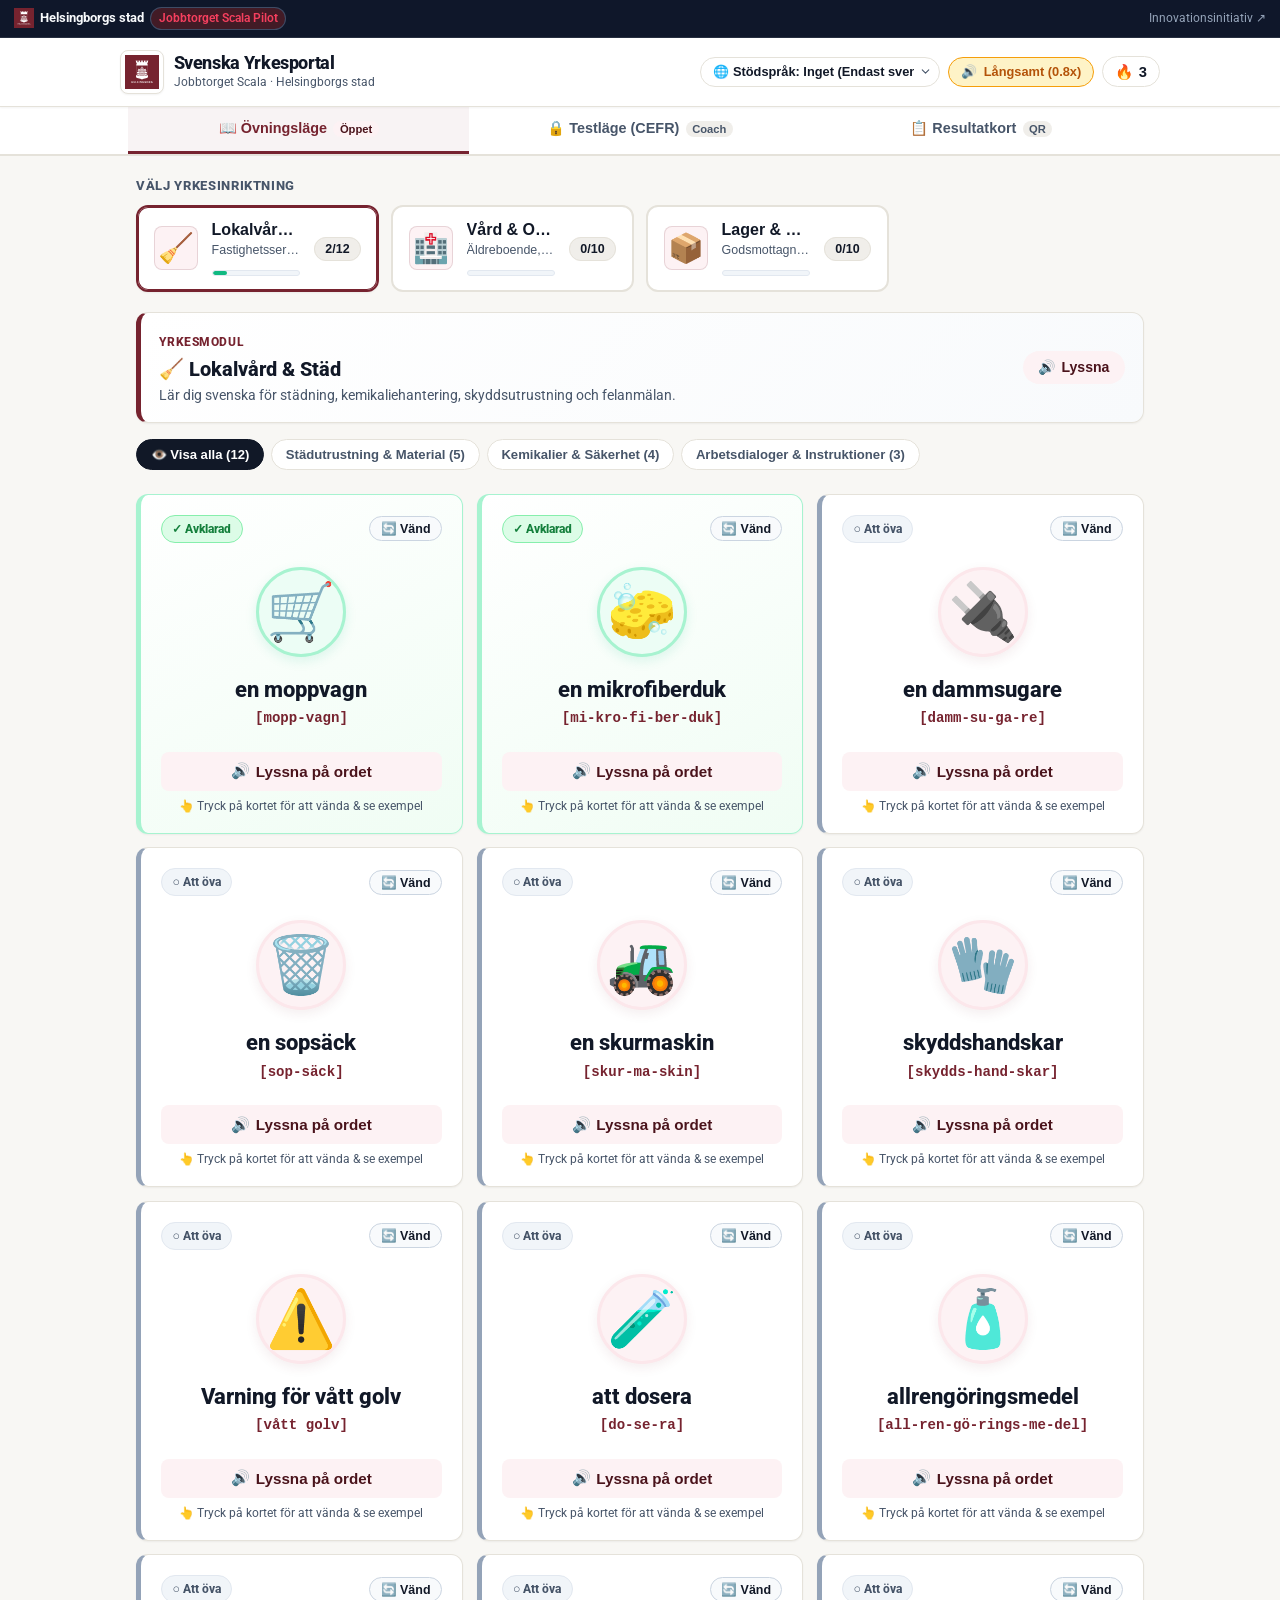
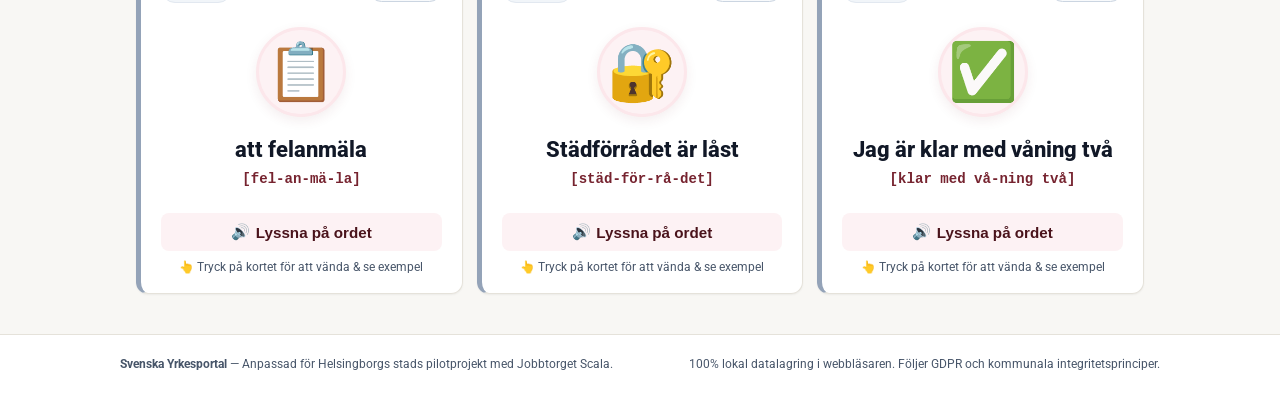
<file: index.html>
<!DOCTYPE html>
<html lang="sv">
<head>
  <meta charset="UTF-8">
  <meta name="viewport" content="width=device-width, initial-scale=1.0, maximum-scale=5.0, user-scalable=yes">
  <title>Svenska Yrkesportal — Jobbtorget Scala Pilot | Helsingborgs stad</title>
  
  <meta name="description" content="Ljudfokuserad, yrkesinriktad och CEFR-kalibrerad språkutveckling för Jobbtorget Scala, Helsingborgs stad.">
  <meta name="theme-color" content="#76232f">
  
  <!-- Favicon and Icons -->
  <link rel="icon" type="image/png" sizes="192x192" href="icons/icon-192.png">
  <link rel="apple-touch-icon" href="icons/icon-180.png">
  <link rel="manifest" href="manifest.webmanifest">
  
    <!-- Helsingborgs stad Officiell Digital Typografi (Roboto & Helsingborg Sans) -->
  <link rel="preconnect" href="https://fonts.googleapis.com">
  <link rel="preconnect" href="https://fonts.gstatic.com" crossorigin>
  <link href="https://fonts.googleapis.com/css2?family=Roboto:wght@400;500;700;800;900&display=swap" rel="stylesheet">
  
  <link rel="stylesheet" href="style.css">
</head>
<body>

  <!-- Top Municipal Context Banner -->
  <header class="municipal-banner" role="banner">
    <div class="banner-left">
      <img src="assets/helsingborg_logo.svg" alt="Helsingborgs stad vapen" class="banner-crest-logo" width="22" height="22">
      <span><strong>Helsingborgs stad</strong></span>
      <span class="banner-pill">Jobbtorget Scala Pilot</span>
    </div>
    <div class="banner-right">
      <a href="https://innovation.helsingborg.se/initiativ/utbildningsplattform-for-arbetsinriktad-sprakutveckling/" target="_blank" rel="noopener noreferrer">
        Innovationsinitiativ ↗
      </a>
    </div>
  </header>

  <!-- Streak Encouragement Modal -->
  <div id="streak-modal" class="streak-modal hidden" role="dialog" aria-modal="true" aria-labelledby="streak-modal-title">
    <div class="streak-modal-backdrop" id="streak-backdrop"></div>
    <div class="streak-modal-card">
      <div class="streak-modal-top">
        <div class="streak-flame-circle">🔥</div>
        <button type="button" class="streak-modal-close" id="streak-close-btn" aria-label="Stäng">✕</button>
      </div>
      <h3 id="streak-modal-title" class="streak-modal-title">3 dagars träningsstreak!</h3>
      <p class="streak-modal-desc">
        Du har övat svenska <strong>3 dagar i rad</strong>.<br>
        Totalt <strong><span id="streak-words-count">2</span> yrkesord</strong> avklarade hittills!
      </p>
      <div class="streak-quote-box">
        💡 <em>"Kontinuitet är nyckeln till att nå CEFR A2-nivå och få jobb i Helsingborg."</em>
      </div>
      <button type="button" class="action-btn btn-primary streak-modal-ok-btn" id="streak-ok-btn">
        Fortsätt öva 👍
      </button>
    </div>
  </div>


  <!-- Application Main Header -->
  <header class="app-header">
    <div class="header-container">
      <div class="brand-area">
        <div class="brand-logo-frame" title="Helsingborgs stad officiella logotyp">
          <img src="assets/helsingborg_logo.svg" alt="Helsingborgs stad" class="brand-official-logo" width="40" height="40">
        </div>
        <div class="brand-titles">
          <h1>Svenska Yrkesportal</h1>
          <p class="brand-tagline">Jobbtorget Scala · Helsingborgs stad</p>
        </div>
      </div>

      <div class="header-controls">
        <!-- Native Language Support Selector -->
        <div class="lang-support-wrapper">
          <select id="support-lang-select" class="control-btn lang-select-btn" title="Välj stödspråk för ordförråd">
            <option value="none">🌐 Stödspråk: Inget (Endast svenska)</option>
            <option value="ar">🇸🇦 Arabiska (العربية)</option>
            <option value="so">🇸🇴 Somaliska (Af-Soomaali)</option>
            <option value="ti">🇪🇷 Tigrinja (ትግርኛ)</option>
            <option value="uk">🇺🇦 Ukrainska (Українська)</option>
            <option value="en">🇬🇧 Engelska (English)</option>
          </select>
        </div>

        <!-- Audio Speed Controller -->
        <button id="speed-btn" class="control-btn speed-toggle-btn is-slow" title="Ändra ljudhastighet">
          <span>🔊</span>
          <span id="speed-label">Långsamt (0.8x)</span>
        </button>

        <!-- Streak Tracker Button -->
        <button type="button" class="streak-pill" id="streak-pill-btn" aria-label="Visa träningsstreak" title="Klicka för att se din träningsstreak">
          <span>🔥</span>
          <span id="streak-count">3</span>
        </button>
      </div>
    </div>
  </header>

  <!-- Streak Encouragement Modal -->
  <div id="streak-modal" class="streak-modal hidden" role="dialog" aria-modal="true" aria-labelledby="streak-modal-title">
    <div class="streak-modal-backdrop" id="streak-backdrop"></div>
    <div class="streak-modal-card">
      <div class="streak-modal-top">
        <div class="streak-flame-circle">🔥</div>
        <button type="button" class="streak-modal-close" id="streak-close-btn" aria-label="Stäng">✕</button>
      </div>
      <h3 id="streak-modal-title" class="streak-modal-title">3 dagars träningsstreak!</h3>
      <p class="streak-modal-desc">
        Du har övat svenska <strong>3 dagar i rad</strong>.<br>
        Totalt <strong><span id="streak-words-count">2</span> yrkesord</strong> avklarade hittills!
      </p>
      <div class="streak-quote-box">
        💡 <em>"Kontinuitet är nyckeln till att nå CEFR A2-nivå och få jobb i Helsingborg."</em>
      </div>
      <button type="button" class="action-btn btn-primary streak-modal-ok-btn" id="streak-ok-btn">
        Fortsätt öva 👍
      </button>
    </div>
  </div>


  <!-- Main Navigation Tabs -->
  <nav class="main-nav-bar" aria-label="Huvudmeny">
    <div class="nav-tabs-wrapper" role="tablist">
      <button class="nav-tab active" role="tab" aria-selected="true" data-target="practice" id="tab-btn-practice">
        <span>📖 Övningsläge</span>
        <span class="nav-tab-badge">Öppet</span>
      </button>
      <button class="nav-tab" role="tab" aria-selected="false" data-target="test" id="tab-btn-test">
        <span>🔒 Testläge (CEFR)</span>
        <span class="nav-tab-badge">Coach</span>
      </button>
      <button class="nav-tab" role="tab" aria-selected="false" data-target="coach" id="tab-btn-coach">
        <span>📋 Resultatkort</span>
        <span class="nav-tab-badge">QR</span>
      </button>
    </div>
  </nav>

  <!-- Main View Container -->
  <main class="main-layout" id="main-content">

    <!-- 1. PRACTICE MODE VIEW -->
    <section id="tab-practice" class="tab-view" role="tabpanel" aria-labelledby="tab-btn-practice">
      
      <!-- Track Selector Grid -->
      <div class="track-selector-section">
        <h2 class="section-label">Välj yrkesinriktning</h2>
        <div class="track-grid" id="track-selector">
          <!-- Rendered via JavaScript -->
        </div>
      </div>

      <!-- Vocational Flashcards and Content -->
      <div id="vocational-container">
        <!-- Rendered via JavaScript -->
      </div>
    </section>

    <!-- 2. TEST MODE VIEW (COACH GATED) -->
    <section id="tab-test" class="tab-view hidden" role="tabpanel" aria-labelledby="tab-btn-test">
      <div class="test-container">

        <!-- Locked Screen (PIN Entry) -->
        <div id="test-locked-view" class="coach-locked-card">
          <div class="locked-icon-shield">🔒</div>
          <h2>Testläge: CEFR-diagnos</h2>
          <p class="locked-description">
            Detta prov är kalibrerat mot CEFR-skalan (A1.1 till A2.2) och används av språkcoacher på Jobbtorget Scala för att mäta stegförflyttning och säkerställa att deltagaren förstår arbetsinstruktioner.
          </p>

          <div class="pin-entry-box">
            <label for="coach-pin-input" class="pin-label">Ange språkcoachens 6-siffriga kod:</label>
            <div class="pin-input-group">
              <input type="text" id="coach-pin-input" class="pin-input" placeholder="SCALA10" maxlength="8" autocomplete="off" autocorrect="off">
              <button id="pin-submit-btn" class="pin-submit-btn">Lås upp</button>
            </div>
            <p id="pin-error" class="pin-error-msg"></p>
          </div>

          <div class="demo-coach-helper">
            💡 <strong>För språkcoacher:</strong> Provkoden för piloten är <button type="button" class="quick-pin-fill">SCALA10</button>.
          </div>
        </div>

        <!-- Active Question Screen -->
        <div id="test-active-view" class="hidden">
          <!-- Rendered dynamically by JavaScript -->
        </div>

      </div>
    </section>

    <!-- 3. COACH RESULT CARD & QR CODE VIEW -->
    <section id="tab-coach" class="tab-view hidden" role="tabpanel" aria-labelledby="tab-btn-coach">
      <div class="coach-section-wrap">
        
        <div id="coach-card-container">
          <!-- Rendered dynamically by JavaScript -->
        </div>

        <!-- Option A: Coach Gate (Locked State) -->
        <div id="coach-locked-gate" class="coach-locked-gate">
          <div class="coach-gate-card">
            <div class="coach-gate-header">
              <span class="gate-icon">🔒</span>
              <div class="gate-text-col">
                <h3 class="gate-title">Språkcoach-behörighet (Scala)</h3>
                <p class="gate-subtitle">Lås upp för att kopiera bedömningsunderlag till Scala journalsystem samt anpassa CEFR-gränser.</p>
              </div>
            </div>
            <div class="coach-gate-input-row">
              <input type="password" id="coach-gate-pin-input" class="pin-input" placeholder="SCALA10" maxlength="10" autocomplete="off">
              <button type="button" id="coach-gate-unlock-btn" class="action-btn btn-primary pin-submit-btn">
                Lås upp coach-läge
              </button>
            </div>
            <p id="coach-gate-error" class="pin-error-msg hidden"></p>
            <p class="coach-gate-hint">💡 <strong>För språkcoacher:</strong> Ange provkod <button type="button" class="quick-coach-fill">SCALA10</button> för behörighet.</p>
          </div>
        </div>

        <!-- Option A: Coach Tools (Unlocked State) -->
        <div id="coach-unlocked-tools" class="coach-unlocked-tools hidden">
          <div class="coach-unlocked-badge-bar">
            <span class="coach-status-pill">✅ Inloggad som Språkcoach / Handläggare</span>
            <button type="button" id="coach-lock-btn" class="lock-test-pill-btn">🔒 Lås coach-verktyg</button>
          </div>

          <div class="coach-actions-bar">
            <button id="copy-journal-btn" class="action-btn btn-primary">
              📋 Kopiera till journalsystem (Scala)
            </button>
            <button id="reset-data-btn" class="action-btn btn-secondary">
              🔄 Återställ prov & börja om
            </button>
          </div>

          <p id="copy-feedback" class="feedback-msg hidden"></p>

          <!-- Coach Settings Panel (Adjust CEFR Cutoffs & PIN) -->
          <div class="coach-settings-panel">
            <button type="button" class="coach-settings-toggle" id="coach-settings-toggle" aria-expanded="false">
              <span>⚙️ Språkcoach-inställningar: Anpassa CEFR-gränser & PIN</span>
              <span id="settings-toggle-icon">▼</span>
            </button>
            
            <div class="coach-settings-body hidden" id="coach-settings-body">
              <p class="settings-intro">
                Här kan språkcoacher på Jobbtorget Scala anpassa tröskelvärdena (%) för CEFR-nivåerna samt ändra provkoden efter verksamhetens krav.
              </p>

              <div class="settings-form-grid">
                <div class="setting-item">
                  <label for="cutoff-a22"><strong>Nivå A2.2 (Säker yrkeskommunikation):</strong></label>
                  <div class="setting-input-wrap">
                    <input type="number" id="cutoff-a22" min="50" max="100" value="85">
                    <span class="unit-tag">% eller högre</span>
                  </div>
                </div>

                <div class="setting-item">
                  <label for="cutoff-a21"><strong>Nivå A2.1 (Självständig yrkesvardag):</strong></label>
                  <div class="setting-input-wrap">
                    <input type="number" id="cutoff-a21" min="30" max="90" value="65">
                    <span class="unit-tag">% eller högre</span>
                  </div>
                </div>

                <div class="setting-item">
                  <label for="cutoff-a12"><strong>Nivå A1.2 (Grundläggande arbetsförståelse):</strong></label>
                  <div class="setting-input-wrap">
                    <input type="number" id="cutoff-a12" min="20" max="70" value="40">
                    <span class="unit-tag">% eller högre</span>
                  </div>
                  <p class="setting-subnote">(Resultat under denna gräns klassas som A1.1 Nybörjarnivå)</p>
                </div>

                <div class="setting-item">
                  <label for="coach-custom-pin"><strong>Aktiv provkod för deltagare:</strong></label>
                  <div class="setting-input-wrap">
                    <input type="text" id="coach-custom-pin" maxlength="10" value="SCALA10" class="pin-edit-input">
                  </div>
                </div>
              </div>

              <div class="settings-actions">
                <button type="button" class="action-btn btn-primary" id="save-settings-btn">
                  💾 Spara coach-inställningar
                </button>
                <button type="button" class="action-btn btn-secondary" id="reset-defaults-btn">
                  ↺ Återställ till standard (Skolverket/CEFR)
                </button>
              </div>
              <p id="settings-saved-feedback" class="feedback-msg hidden"></p>
            </div>
          </div>
        </div>
      </div>
    </section>

  </main>

  <!-- Application Footer -->
  <footer class="app-footer">
    <div class="footer-content">
      <div>
        <strong>Svenska Yrkesportal</strong> — Anpassad för Helsingborgs stads pilotprojekt med Jobbtorget Scala.
      </div>
      <div>
        100% lokal datalagring i webbläsaren. Följer GDPR och kommunala integritetsprinciper.
      </div>
    </div>
  </footer>

  <!-- Scripts -->
  <script src="js/qrcode.min.js"></script>
  <script src="js/data-vocational.js"></script>
  <script src="js/data-test.js"></script>
  <script src="js/audio.js"></script>
  <script src="js/app.js"></script>

</body>
</html>
</file>
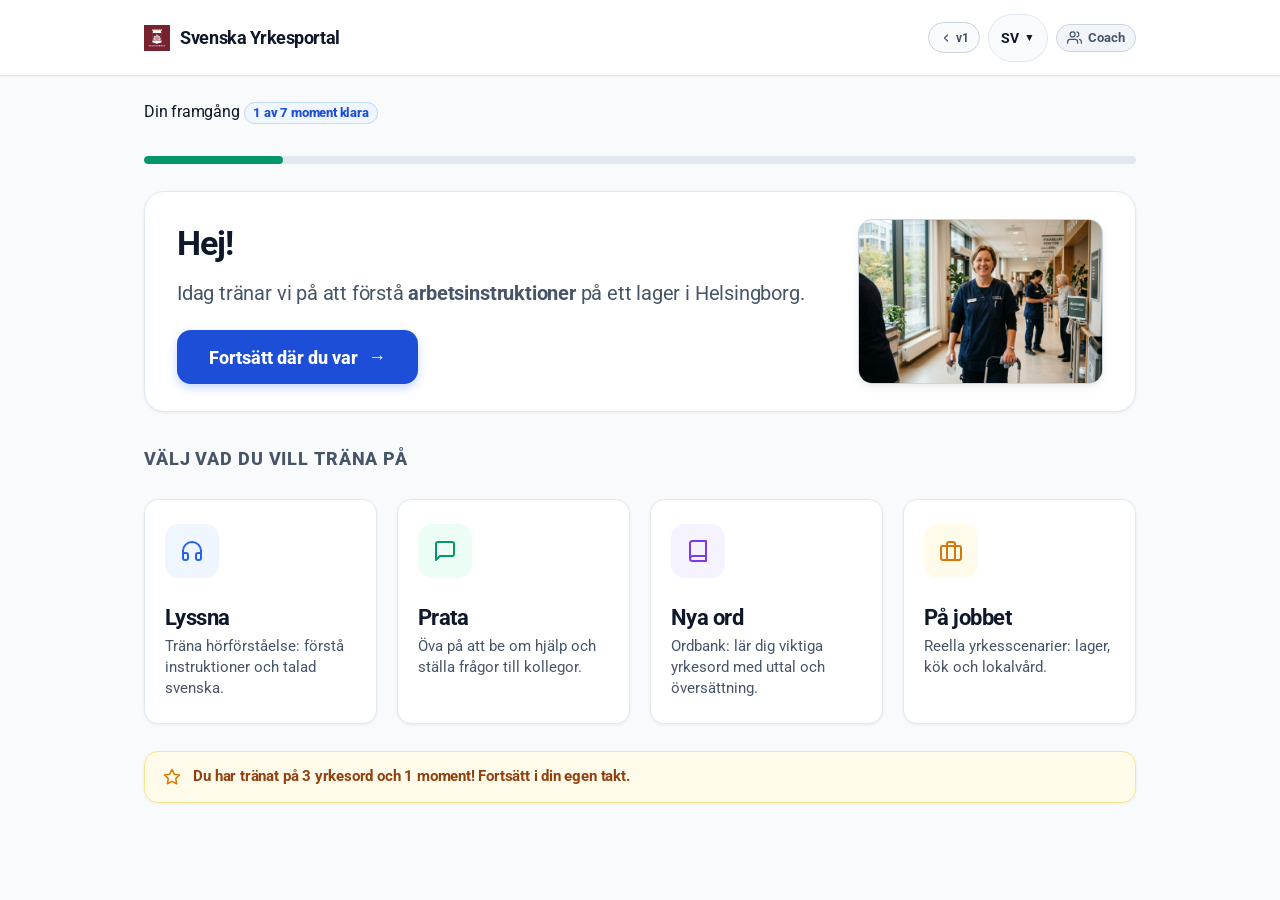
<file: v2/index.html>
<!DOCTYPE html>
<html lang="sv">
<head>
  <meta charset="UTF-8">
  <meta name="viewport" content="width=device-width, initial-scale=1.0, maximum-scale=5.0">
  <title>Svenska Yrkesportal — Jobbtorget Scala Pilot</title>
  
  <meta name="description" content="Arbetsinriktad språkutveckling för Jobbtorget Scala, Helsingborgs stad. Ljudfokuserad, tillgänglig och evidensbaserad.">
  <meta name="theme-color" content="#1d4ed8">
  
  <!-- Helsingborgs stad Typografi (Roboto & Helsingborg Sans) -->
    <!-- Helsingborgs stad Officiell Digital Typografi (Roboto & Helsingborg Sans) -->
  <link rel="preconnect" href="https://fonts.googleapis.com">
  <link rel="preconnect" href="https://fonts.gstatic.com" crossorigin>
  <link href="https://fonts.googleapis.com/css2?family=Roboto:wght@400;500;700;800;900&display=swap" rel="stylesheet">
  
  <link rel="stylesheet" href="css/style.css?v=2.7">
</head>
<body>

  <!-- Top Application Header -->
  <header class="app-header" role="banner">
    <div class="header-inner">
      <a href="#" class="brand-wrapper" id="brand-home-link" aria-label="Svenska Yrkesportal Hem">
        <img src="assets/helsingborg_logo.svg" alt="Helsingborgs stad vapen" class="brand-crest" width="26" height="26">
        <span class="brand-title">Svenska Yrkesportal</span>
      </a>

      <div class="header-right-controls">
        <a href="../" class="v1-back-btn" title="Tillbaka till tidigare v1-versionen">
          <svg class="m-icon" width="12" height="12" viewBox="0 0 24 24" fill="none" stroke="currentColor" stroke-width="2.5" stroke-linecap="round" stroke-linejoin="round" aria-hidden="true"><polyline points="15 18 9 12 15 6"></polyline></svg>
          <span class="v1-label">v1</span>
        </a>
        <!-- Native Language Support Dropdown -->
        <div class="lang-selector-box">
          <button type="button" class="lang-dropdown-btn" id="lang-dropdown-btn" aria-haspopup="true" aria-expanded="false" title="Välj stödspråk">
            <span id="active-lang-label">SV</span>
            <span style="font-size: 0.65rem;">▼</span>
          </button>
          
          <div class="lang-menu hidden" id="lang-menu" role="menu">
            <button type="button" class="lang-item-btn active" data-lang="none" role="menuitem">Endast svenska</button>
            <button type="button" class="lang-item-btn" data-lang="ar" role="menuitem">العربية (Arabiska)</button>
            <button type="button" class="lang-item-btn" data-lang="so" role="menuitem">Soomaali (Somaliska)</button>
            <button type="button" class="lang-item-btn" data-lang="ti" role="menuitem">ትግርኛ (Tigrinja)</button>
            <button type="button" class="lang-item-btn" data-lang="uk" role="menuitem">Українська (Ukrainska)</button>
            <button type="button" class="lang-item-btn" data-lang="en" role="menuitem">English (Engelska)</button>
          </div>
        </div>

        <!-- Coach Access Pill -->
        <button type="button" class="coach-mode-toggle-btn" id="coach-mode-toggle" title="Öppna Språkcoach-portalen">
          <svg class="m-icon" width="15" height="15" viewBox="0 0 24 24" fill="none" stroke="currentColor" stroke-width="2" stroke-linecap="round" stroke-linejoin="round" aria-hidden="true"><path d="M17 21v-2a4 4 0 0 0-4-4H5a4 4 0 0 0-4 4v2"></path><circle cx="9" cy="7" r="4"></circle><path d="M23 21v-2a4 4 0 0 0-3-3.87"></path><path d="M16 3.13a4 4 0 0 1 0 7.75"></path></svg>
          <span>Coach</span>
        </button>
      </div>
    </div>
  </header>

  <!-- Main View Container -->
  <main class="app-main" id="main-content" role="main">

    <!-- VIEW 1: DESIGN 1 (CALM & SIMPLE - LEARNER HOME) -->
    <section id="view-learner-home" class="view-panel" aria-labelledby="learner-home-heading">
      <!-- Rendered dynamically by app.js -->
    </section>

    <!-- VIEW 2: DESIGN 2 (REAL-WORLD & IMMERSIVE - LESSON RUNNER) -->
    <section id="view-lesson" class="view-panel hidden" aria-labelledby="lesson-heading">
      <!-- Rendered dynamically by app.js -->
    </section>

    <!-- VIEW 3: DESIGN 3 (COACH DASHBOARD & ANALYTICS) -->
    <section id="view-coach" class="view-panel hidden" aria-labelledby="coach-heading">
      <!-- Rendered dynamically by app.js -->
    </section>

    <!-- VIEW 4: MIN TRÄNING (PROGRESS OVERVIEW) -->
    <section id="view-training" class="view-panel hidden" aria-labelledby="training-heading">
      <!-- Rendered dynamically by app.js -->
    </section>

  </main>

  
  <!-- Coach PIN Gate Modal (Shared-Device Protection) -->
  <div id="coach-pin-modal" class="pin-modal-overlay hidden" role="dialog" aria-modal="true" aria-labelledby="coach-pin-title">
    <div class="pin-modal-card">
      <div class="pin-icon-circle">
        <svg class="m-icon" width="26" height="26" viewBox="0 0 24 24" fill="none" stroke="currentColor" stroke-width="2" stroke-linecap="round" stroke-linejoin="round" aria-hidden="true"><rect x="3" y="11" width="18" height="11" rx="2" ry="2"></rect><path d="M7 11V7a5 5 0 0 1 10 0v4"></path></svg>
      </div>
      <h3 id="coach-pin-title" class="pin-modal-title">Språkcoach-portal</h3>
      <p class="pin-modal-desc">
        Skydd för delade enheter. Ange coach-kod för att öppna deltagaröversikten och lektionsrapporter.
      </p>

      <form id="coach-pin-form">
        <div class="pin-input-group">
          <input type="password" id="coach-pin-input" class="pin-input-field" placeholder="KOD (t.ex. SCALA10)" maxlength="12" autocomplete="off">
          <div id="coach-pin-error" class="pin-error-msg hidden">Felaktig kod. Försök igen eller använd SCALA10.</div>
        </div>

        <div class="pin-demo-hint">
          <span class="demo-badge-text">Demo-kod för piloten:</span> <button type="button" class="btn-fill-pin" id="btn-quick-fill-pin">Fyll i SCALA10</button>
        </div>

        <div class="pin-modal-actions">
          <button type="button" class="coach-btn" id="btn-cancel-coach-pin" style="background:#f1f5f9; color:#475569; flex:1;">
            Avbryt
          </button>
          <button type="submit" class="action-btn-primary" id="btn-submit-coach-pin" style="flex:1.5;">
            Öppna portal
          </button>
        </div>
      </form>
    </div>
  </div>

  <!-- Bottom Navigation Bar (Mobile / Responsive Learner Nav) -->
  <nav class="bottom-nav-bar" id="bottom-nav" role="navigation" aria-label="Mobil huvudmeny">
    <button type="button" class="bottom-nav-item active" data-target-view="home">
      <span class="nav-icon">
        <svg class="m-icon" width="20" height="20" viewBox="0 0 24 24" fill="none" stroke="currentColor" stroke-width="2" stroke-linecap="round" stroke-linejoin="round" aria-hidden="true"><path d="M3 9l9-7 9 7v11a2 2 0 0 1-2 2H5a2 2 0 0 1-2-2z"></path><polyline points="9 22 9 12 15 12 15 22"></polyline></svg>
      </span>
      <span>Hem</span>
    </button>
    <button type="button" class="bottom-nav-item" data-target-view="training">
      <span class="nav-icon">
        <svg class="m-icon" width="20" height="20" viewBox="0 0 24 24" fill="none" stroke="currentColor" stroke-width="2" stroke-linecap="round" stroke-linejoin="round" aria-hidden="true"><line x1="18" y1="20" x2="18" y2="10"></line><line x1="12" y1="20" x2="12" y2="4"></line><line x1="6" y1="20" x2="6" y2="14"></line></svg>
      </span>
      <span>Min träning</span>
    </button>
    <button type="button" class="bottom-nav-item" data-target-view="coach">
      <span class="nav-icon">
        <svg class="m-icon" width="20" height="20" viewBox="0 0 24 24" fill="none" stroke="currentColor" stroke-width="2" stroke-linecap="round" stroke-linejoin="round" aria-hidden="true"><path d="M17 21v-2a4 4 0 0 0-4-4H5a4 4 0 0 0-4 4v2"></path><circle cx="9" cy="7" r="4"></circle><path d="M23 21v-2a4 4 0 0 0-3-3.87"></path><path d="M16 3.13a4 4 0 0 1 0 7.75"></path></svg>
      </span>
      <span>Coachläge</span>
    </button>
  </nav>

  <!-- Scripts -->
  <script src="js/audio.js?v=2.7"></script>
  <script src="js/lessons-data.js?v=2.7"></script>
  <script src="js/coach-data.js?v=2.7"></script>
  <script src="js/app.js?v=2.7"></script>

</body>
</html>
</file>
<file: style.css>
/* Svenska Yrkesportal - Stylesheet
 * Tailored for Jobbtorget Scala | Helsingborgs stad
 * Audio-First, Low Literacy Accessible & Fully Mobile-Responsive
 */

:root {
  /* Helsingborgs stad Officiella Färgprofil (vm.helsingborg.se) */
  --primary: #76232f;              /* Helsingborgs Borg-röd / Kärnan Red */
  --primary-hover: #5e1a24;        /* Deep Helsingborg Burgundy */
  --primary-light: #fdf2f4;        /* Soft Helsingborg Rose Tint */
  --primary-dark: #4a131b;         /* Dark Kärnan Accent */
  --primary-vibrant: #da291c;      /* Innovation Helsingborg Crimson */
  --accent-gold: #b45309;          /* Warm Amber / Sand */
  --accent-gold-light: #fef3c7;
  --success: #059669;
  --success-light: #d1fae5;
  --danger: #dc2626;
  --danger-light: #fee2e2;
  
  --bg-main: #f8f7f4;              /* Helsingborg Warm Sand/Stone */
  --bg-card: #ffffff;
  --bg-subtle: #f0eeea;
  
  --text-main: #111827;            /* Helsingborg Dark Slate */
  --text-muted: #475569;
  --text-light: #94a3b8;
  
  --border-color: #e5e2da;
  --border-focus: #76232f;
  
  --radius-sm: 8px;
  --radius-md: 12px;
  --radius-lg: 16px;
  --radius-full: 9999px;
  
  --shadow-sm: 0 1px 2px rgba(0, 0, 0, 0.05);
  --shadow-md: 0 4px 10px -2px rgba(15, 23, 42, 0.08), 0 2px 4px -1px rgba(15, 23, 42, 0.04);
  --shadow-lg: 0 10px 20px -5px rgba(15, 23, 42, 0.1), 0 6px 8px -4px rgba(15, 23, 42, 0.04);
  --shadow-pulse: 0 0 0 4px rgba(118, 35, 47, 0.25);
  
  --transition: all 0.2s cubic-bezier(0.16, 1, 0.3, 1);
}

/* Reset & Box Sizing */
*, *::before, *::after {
  box-sizing: border-box;
  margin: 0;
  padding: 0;
}

html {
  width: 100%;
  max-width: 100vw;
  overflow-x: clip;
  scroll-behavior: smooth;
  -webkit-text-size-adjust: 100%;
}

body {
  width: 100%;
  max-width: 100vw;
  overflow-x: clip;
  -webkit-overflow-scrolling: touch;
  touch-action: pan-y;
  font-family: 'Helsingborg Sans', 'Roboto', Arial, -apple-system, BlinkMacSystemFont, sans-serif;
  background-color: var(--bg-main);
  color: var(--text-main);
  line-height: 1.45;
  -webkit-font-smoothing: antialiased;
  min-height: 100vh;
  display: flex;
  flex-direction: column;
  word-break: break-word;
  overflow-wrap: break-word;
}

/* Utility classes */
.hidden {
  display: none !important;
}

/* 1. Top Municipal Banner */
.municipal-banner {
  background: #0f172a;
  color: #f8fafc;
  padding: 0.45rem 0.85rem;
  font-size: 0.8rem;
  display: flex;
  align-items: center;
  justify-content: space-between;
  border-bottom: 1px solid rgba(255, 255, 255, 0.1);
  width: 100%;
}

.banner-left {
  display: flex;
  align-items: center;
  gap: 0.4rem;
  flex-wrap: wrap;
}

.banner-pill {
  background: rgba(218, 41, 28, 0.25);
  color: #f43f5e;
  padding: 0.12rem 0.45rem;
  border-radius: var(--radius-full);
  font-weight: 600;
  font-size: 0.72rem;
  border: 1px solid rgba(56, 189, 248, 0.3);
}

.banner-right a {
  color: #94a3b8;
  text-decoration: none;
  font-size: 0.75rem;
  white-space: nowrap;
}

.banner-right a:hover {
  color: #ffffff;
  text-decoration: underline;
}

/* 2. App Header */
.app-header {
  background: #ffffff;
  border-bottom: 1px solid var(--border-color);
  padding: 0.75rem 1rem;
  position: sticky;
  top: 0;
  z-index: 100;
  box-shadow: var(--shadow-sm);
  width: 100%;
}

.header-container {
  max-width: 1040px;
  margin: 0 auto;
  display: flex;
  align-items: center;
  justify-content: space-between;
  gap: 0.75rem;
  width: 100%;
}

.brand-area {
  display: flex;
  align-items: center;
  gap: 0.6rem;
}

.brand-logo-icon {
  font-size: 1.6rem;
  display: flex;
  align-items: center;
  justify-content: center;
  width: 40px;
  height: 40px;
  background: var(--primary-light);
  border-radius: var(--radius-md);
  border: 1px solid rgba(118, 35, 47, 0.2);
  flex-shrink: 0;
}

.brand-titles h1 {
  font-size: 1.15rem;
  font-weight: 800;
  color: var(--text-main);
  letter-spacing: -0.02em;
  line-height: 1.2;
}

.brand-tagline {
  font-size: 0.75rem;
  color: var(--text-muted);
}

/* Header Controls */
.header-controls {
  display: flex;
  align-items: center;
  gap: 0.5rem;
  flex-wrap: wrap;
}

.control-btn {
  display: inline-flex;
  align-items: center;
  justify-content: center;
  gap: 0.4rem;
  padding: 0.4rem 0.75rem;
  border-radius: var(--radius-full);
  font-size: 0.8rem;
  font-weight: 600;
  cursor: pointer;
  border: 1px solid var(--border-color);
  background: #ffffff;
  color: var(--text-main);
  transition: var(--transition);
  white-space: nowrap;
}

.control-btn:hover {
  background: var(--bg-subtle);
  border-color: var(--primary);
}

.lang-support-wrapper {
  position: relative;
  display: inline-flex;
}

.lang-select-btn {
  appearance: none;
  -webkit-appearance: none;
  background-image: url("data:image/svg+xml;charset=UTF-8,%3csvg xmlns='http://www.w3.org/2000/svg' viewBox='0 0 24 24' fill='none' stroke='%23475569' stroke-width='2' stroke-linecap='round' stroke-linejoin='round'%3e%3cpolyline points='6 9 12 15 18 9'%3e%3c/polyline%3e%3c/svg%3e");
  background-repeat: no-repeat;
  background-position: right 0.5rem center;
  background-size: 1em;
  padding-right: 1.6rem !important;
  max-width: 240px;
}

.speed-toggle-btn.is-slow {
  background: #fef3c7;
  border-color: #f59e0b;
  color: #b45309;
}

.streak-pill {
  background: #fff7ed;
  color: #ea580c;
  border: 1px solid #ffedd5;
  padding: 0.35rem 0.65rem;
  border-radius: var(--radius-full);
  font-size: 0.8rem;
  font-weight: 700;
  display: flex;
  align-items: center;
  gap: 0.3rem;
  white-space: nowrap;
}

/* 3. Main Navigation Bar (Tabs) */
.main-nav-bar {
  background: #ffffff;
  border-bottom: 2px solid var(--border-color);
  width: 100%;
}

.nav-tabs-wrapper {
  max-width: 1040px;
  margin: 0 auto;
  display: flex;
  padding: 0 0.5rem;
}

.nav-tab {
  flex: 1;
  display: flex;
  align-items: center;
  justify-content: center;
  gap: 0.4rem;
  padding: 0.85rem 0.4rem;
  font-size: 0.9rem;
  font-weight: 700;
  color: var(--text-muted);
  background: transparent;
  border: none;
  border-bottom: 3px solid transparent;
  cursor: pointer;
  transition: var(--transition);
  text-align: center;
}

.nav-tab:hover {
  color: var(--primary);
  background: #f8fafc;
}

.nav-tab.active {
  color: var(--primary);
  border-bottom-color: var(--primary);
  background: rgba(118, 35, 47, 0.05);
}

.nav-tab-badge {
  font-size: 0.7rem;
  padding: 0.12rem 0.4rem;
  border-radius: var(--radius-full);
  background: var(--bg-subtle);
  color: var(--text-muted);
}

.nav-tab.active .nav-tab-badge {
  background: var(--primary-light);
  color: var(--primary-dark);
}

/* 4. Main Layout Container */
.main-layout {
  flex: 1;
  max-width: 1040px;
  width: 100%;
  margin: 0 auto;
  padding: 1.25rem 1rem 2.5rem 1rem;
}

/* 5. Track Selector Section */
.track-selector-section {
  margin-bottom: 1.25rem;
}

.section-label {
  font-size: 0.82rem;
  font-weight: 800;
  text-transform: uppercase;
  letter-spacing: 0.05em;
  color: var(--text-muted);
  margin-bottom: 0.6rem;
}

.track-grid {
  display: grid;
  grid-template-columns: repeat(auto-fit, minmax(260px, 1fr));
  gap: 0.75rem;
}

.track-card {
  background: #ffffff;
  border: 2px solid var(--border-color);
  border-radius: var(--radius-md);
  padding: 0.75rem 0.95rem;
  text-align: left;
  cursor: pointer;
  transition: var(--transition);
  position: relative;
  display: flex;
  align-items: center;
  gap: 0.75rem;
  width: 100%;
}

.track-icon-box {
  font-size: 1.8rem;
  width: 44px;
  height: 44px;
  display: flex;
  align-items: center;
  justify-content: center;
  background: var(--bg-subtle);
  border-radius: var(--radius-sm);
  flex-shrink: 0;
}

.track-card-body {
  flex: 1;
  min-width: 0;
}

.track-badge-box {
  flex-shrink: 0;
}

.track-card:hover {
  transform: translateY(-2px);
  border-color: var(--primary);
  box-shadow: var(--shadow-sm);
}

.track-card.active {
  border-color: var(--primary);
  background: #ffffff;
  box-shadow: var(--shadow-sm), 0 0 0 2px var(--primary);
}

.track-card-header {
  display: flex;
  align-items: center;
  justify-content: space-between;
  margin-bottom: 0.35rem;
}

.track-icon {
  font-size: 1.75rem;
  line-height: 1;
}

.track-badge {
  font-size: 0.72rem;
  font-weight: 700;
  padding: 0.15rem 0.5rem;
  border-radius: var(--radius-full);
  background: var(--bg-subtle);
  color: var(--text-muted);
}

.track-card.active .track-badge {
  background: var(--primary-light);
  color: var(--primary-dark);
}

.track-title {
  font-size: 1.05rem;
  font-weight: 800;
  color: var(--text-main);
  margin-bottom: 0.15rem;
}

.track-subtitle {
  font-size: 0.8rem;
  color: var(--text-muted);
}

/* 6. Track Hero Banner */
.track-hero {
  background: linear-gradient(135deg, #ffffff 0%, #f8fafc 100%);
  border: 1px solid var(--border-color);
  border-left: 5px solid var(--track-accent, var(--primary));
  border-radius: var(--radius-md);
  padding: 1rem 1.15rem;
  margin-bottom: 1rem;
  display: flex;
  align-items: center;
  justify-content: space-between;
  gap: 0.75rem;
  box-shadow: var(--shadow-sm);
}

.track-hero-tag {
  font-size: 0.72rem;
  font-weight: 800;
  color: var(--track-accent, var(--primary));
  text-transform: uppercase;
  letter-spacing: 0.05em;
}

.track-hero-info h2 {
  font-size: 1.25rem;
  font-weight: 800;
  margin: 0.15rem 0;
  color: var(--text-main);
}

.track-hero-info p {
  font-size: 0.86rem;
  color: var(--text-muted);
}

/* 7. Speaking Buttons & Audio Animations */
.speak-btn {
  display: inline-flex;
  align-items: center;
  justify-content: center;
  gap: 0.35rem;
  border: none;
  cursor: pointer;
  background: var(--primary-light);
  color: var(--primary-dark);
  font-weight: 700;
  border-radius: var(--radius-full);
  transition: var(--transition);
}

.speak-btn:hover {
  background: #fecdd3;
}

.hero-speak-btn {
  padding: 0.55rem 0.95rem;
  font-size: 0.88rem;
  flex-shrink: 0;
}

.icon-only-speak {
  width: 44px;
  height: 44px;
  font-size: 1.25rem;
  border-radius: 50%;
  background: #f0fdf4;
  color: #166534;
  border: 1px solid #bbf7d0;
  flex-shrink: 0;
}

.icon-only-speak:hover {
  background: #dcfce7;
  transform: scale(1.06);
}

.mini-speak {
  padding: 0.35rem 0.7rem;
  font-size: 0.78rem;
  background: #ffffff;
  color: var(--primary-dark);
  border: 1px solid var(--border-color);
  margin-top: 0.45rem;
}

.mini-speak:hover {
  background: var(--primary-light);
  border-color: var(--primary);
}

.speak-btn.is-speaking {
  animation: pulse-speaker 0.8s infinite alternate ease-in-out;
  background: #fef08a !important;
  color: #854d0e !important;
  border-color: #eab308 !important;
}

@keyframes pulse-speaker {
  0% { transform: scale(1); box-shadow: 0 0 0 0 rgba(234, 179, 8, 0.4); }
  100% { transform: scale(1.06); box-shadow: 0 0 0 6px rgba(234, 179, 8, 0); }
}

/* 8. Category Filter Pills */
.category-pills {
  display: flex;
  gap: 0.45rem;
  overflow-x: auto;
  padding-bottom: 0.45rem;
  margin-bottom: 1rem;
  scrollbar-width: thin;
  -webkit-overflow-scrolling: touch;
}

.category-pill {
  padding: 0.45rem 0.85rem;
  font-size: 0.82rem;
  font-weight: 700;
  border-radius: var(--radius-full);
  background: #ffffff;
  color: var(--text-muted);
  border: 1px solid var(--border-color);
  cursor: pointer;
  white-space: nowrap;
  transition: var(--transition);
}

.category-pill:hover {
  border-color: var(--primary);
  color: var(--primary);
}

.category-pill.active {
  background: var(--text-main);
  color: #ffffff;
  border-color: var(--text-main);
}

/* 9. Flashcards Grid */
.flashcards-grid {
  display: grid;
  grid-template-columns: repeat(auto-fill, minmax(280px, 1fr));
  gap: 0.85rem;
}

.flashcard {
  background: #ffffff;
  border: 1px solid var(--border-color);
  border-radius: var(--radius-md);
  padding: 1.1rem;
  display: flex;
  flex-direction: column;
  transition: var(--transition);
  box-shadow: var(--shadow-sm);
}

.flashcard:hover {
  box-shadow: var(--shadow-md);
  border-color: #cbd5e1;
}

.flashcard-top {
  display: flex;
  align-items: center;
  justify-content: space-between;
  margin-bottom: 0.75rem;
}

.flashcard-icon-box {
  font-size: 2rem;
  width: 50px;
  height: 50px;
  display: flex;
  align-items: center;
  justify-content: center;
  background: var(--bg-subtle);
  border-radius: var(--radius-sm);
  flex-shrink: 0;
}

.flashcard-content {
  display: flex;
  flex-direction: column;
  flex: 1;
}

.flashcard-swedish {
  font-size: 1.2rem;
  font-weight: 800;
  color: var(--text-main);
  margin-bottom: 0.1rem;
  line-height: 1.25;
}

.flashcard-pronunciation {
  font-size: 0.8rem;
  color: var(--primary);
  font-weight: 600;
  font-family: monospace;
  margin-bottom: 0.5rem;
}

/* Dynamic Native Language Support Bar */
.active-support-lang {
  display: flex;
  align-items: center;
  gap: 0.45rem;
  background: #f8fafc;
  border: 1px solid #e2e8f0;
  border-radius: var(--radius-sm);
  padding: 0.45rem 0.65rem;
  margin-bottom: 0.65rem;
}

.support-lang-badge {
  font-size: 0.74rem;
  font-weight: 700;
  color: #0284c7;
  white-space: nowrap;
}

.support-lang-text {
  font-size: 0.85rem;
  font-weight: 600;
  color: var(--text-main);
}

.flashcard-example-box {
  background: #f0fdf4;
  border: 1px solid #dcfce7;
  border-radius: var(--radius-sm);
  padding: 0.65rem;
  margin-top: auto;
}

.example-text {
  font-size: 0.86rem;
  font-weight: 600;
  color: #166534;
  font-style: italic;
  line-height: 1.35;
}

.flashcard-tip {
  font-size: 0.76rem;
  color: #64748b;
  margin-top: 0.5rem;
  padding-top: 0.45rem;
  border-top: 1px dashed var(--border-color);
}

/* ========================================================
   10. TEST MODE (COACH-GATED & DIAGNOSTIC)
   ======================================================== */
.test-container {
  max-width: 680px;
  margin: 0 auto;
}

.coach-locked-card {
  background: #ffffff;
  border: 1px solid var(--border-color);
  border-radius: var(--radius-lg);
  padding: 1.75rem 1.25rem;
  text-align: center;
  box-shadow: var(--shadow-md);
}

.locked-icon-shield {
  font-size: 2.8rem;
  margin-bottom: 0.75rem;
}

.coach-locked-card h2 {
  font-size: 1.35rem;
  font-weight: 800;
  margin-bottom: 0.35rem;
}

.locked-description {
  font-size: 0.88rem;
  color: var(--text-muted);
  max-width: 480px;
  margin: 0 auto 1.25rem auto;
}

.pin-entry-box {
  max-width: 320px;
  margin: 0 auto 1.25rem auto;
}

.pin-label {
  display: block;
  font-size: 0.78rem;
  font-weight: 700;
  text-transform: uppercase;
  color: var(--text-muted);
  margin-bottom: 0.4rem;
}

.pin-input-group {
  display: flex;
  gap: 0.45rem;
}

.pin-input {
  flex: 1;
  font-size: 1.25rem;
  font-weight: 800;
  letter-spacing: 0.12em;
  text-align: center;
  text-transform: uppercase;
  padding: 0.65rem;
  border: 2px solid var(--border-color);
  border-radius: var(--radius-sm);
  outline: none;
  transition: var(--transition);
}

.pin-input:focus {
  border-color: var(--primary);
  box-shadow: var(--shadow-pulse);
}

.pin-input-group {
  display: flex;
  gap: 0.5rem;
  align-items: stretch;
}

.pin-input {
  flex: 1;
  min-width: 0;
  font-size: 1.25rem;
  font-weight: 800;
  letter-spacing: 0.12em;
  text-align: center;
  text-transform: uppercase;
  padding: 0.65rem 0.5rem;
  border: 2px solid var(--border-color);
  border-radius: var(--radius-sm);
  outline: none;
  transition: var(--transition);
}

.pin-submit-btn {
  padding: 0.65rem 1.4rem;
  font-size: 0.95rem;
  font-weight: 800;
  background: var(--primary);
  color: #ffffff;
  border: none;
  border-radius: var(--radius-sm);
  cursor: pointer;
  transition: var(--transition);
  white-space: nowrap !important;
  flex-shrink: 0 !important;
  display: inline-flex;
  align-items: center;
  justify-content: center;
}

.pin-submit-btn:hover {
  background: var(--primary-hover);
}

.pin-error-msg {
  color: var(--danger);
  font-size: 0.82rem;
  font-weight: 600;
  margin-top: 0.5rem;
}

.demo-coach-helper {
  background: #f8fafc;
  border: 1px dashed var(--border-color);
  border-radius: var(--radius-sm);
  padding: 0.85rem;
  font-size: 0.82rem;
  color: var(--text-muted);
  margin-top: 1.25rem;
}

.quick-pin-fill {
  background: #0284c7;
  color: #ffffff;
  border: none;
  padding: 0.2rem 0.55rem;
  border-radius: var(--radius-sm);
  font-weight: 700;
  cursor: pointer;
}

/* Active Test UI */
.test-header-bar {
  background: #ffffff;
  border: 1px solid var(--border-color);
  border-radius: var(--radius-md);
  padding: 0.75rem 1rem;
  margin-bottom: 1rem;
}

.test-meta-info {
  display: flex;
  align-items: center;
  justify-content: space-between;
  margin-bottom: 0.5rem;
}

.badge-cefr {
  background: var(--primary);
  color: #ffffff;
  padding: 0.15rem 0.55rem;
  border-radius: var(--radius-full);
  font-size: 0.8rem;
  font-weight: 800;
}

.test-cat-tag {
  font-size: 0.8rem;
  font-weight: 600;
  color: var(--text-muted);
}

.test-progress-counter {
  font-size: 0.8rem;
  font-weight: 700;
  color: var(--text-main);
}

.test-progress-track {
  height: 6px;
  background: var(--bg-subtle);
  border-radius: var(--radius-full);
  overflow: hidden;
}

.test-progress-fill {
  height: 100%;
  background: linear-gradient(90deg, var(--primary) 0%, #10b981 100%);
  transition: width 0.3s ease;
}

.test-question-card {
  background: #ffffff;
  border: 1px solid var(--border-color);
  border-radius: var(--radius-lg);
  padding: 1.25rem;
  box-shadow: var(--shadow-sm);
}

.test-title {
  font-size: 1.2rem;
  font-weight: 800;
  margin-bottom: 0.25rem;
}

.test-instruction {
  font-size: 0.92rem;
  color: var(--text-muted);
  margin-bottom: 1rem;
}

.test-audio-player-box {
  background: #fff1f2;
  border: 2px dashed #fecdd3;
  border-radius: var(--radius-md);
  padding: 1.15rem;
  text-align: center;
  margin-bottom: 1.15rem;
}

.test-large-audio-btn {
  display: inline-flex;
  align-items: center;
  justify-content: center;
  gap: 0.65rem;
  background: var(--primary);
  color: #ffffff;
  border: none;
  border-radius: var(--radius-full);
  padding: 0.8rem 1.4rem;
  font-size: 0.95rem;
  font-weight: 700;
  cursor: pointer;
  box-shadow: var(--shadow-sm);
  transition: var(--transition);
  max-width: 100%;
}

.test-large-audio-btn:hover {
  background: var(--primary-hover);
}

.speaker-big-icon {
  font-size: 1.35rem;
}

.audio-tip {
  font-size: 0.78rem;
  color: #76232f;
  margin-top: 0.5rem;
}

.test-options-grid {
  display: grid;
  grid-template-columns: 1fr 1fr;
  gap: 0.65rem;
}

.test-option-btn {
  background: #ffffff;
  border: 2px solid var(--border-color);
  border-radius: var(--radius-md);
  padding: 0.9rem 0.85rem;
  display: flex;
  align-items: center;
  gap: 0.65rem;
  font-size: 0.92rem;
  font-weight: 700;
  text-align: left;
  color: var(--text-main);
  cursor: pointer;
  transition: var(--transition);
  min-height: 56px;
}

.test-option-btn:hover {
  border-color: var(--primary);
  background: var(--primary-light);
}

.test-option-btn .opt-icon {
  font-size: 1.5rem;
  flex-shrink: 0;
}

.test-option-btn.correct {
  background: #dcfce7 !important;
  border-color: #22c55e !important;
  color: #15803d !important;
}

.test-option-btn.wrong {
  background: #fee2e2 !important;
  border-color: #ef4444 !important;
  color: #991b1b !important;
}

.test-option-btn.show-correct {
  border-color: #22c55e;
  border-style: dashed;
}

/* ========================================================
   11. COACH RESULT CARD & QR VERIFICATION
   ======================================================== */
.coach-section-wrap {
  max-width: 680px;
  margin: 0 auto;
}

.coach-card-wrapper {
  background: #ffffff;
  border: 2px solid var(--border-color);
  border-top: 6px solid var(--level-color, var(--primary));
  border-radius: var(--radius-lg);
  padding: 1.5rem 1.25rem;
  box-shadow: var(--shadow-md);
  margin-bottom: 1.25rem;
}

.coach-card-badge-header {
  display: flex;
  align-items: center;
  justify-content: space-between;
  margin-bottom: 1.25rem;
  flex-wrap: wrap;
  gap: 0.45rem;
}

.scala-org-pill {
  font-size: 0.78rem;
  font-weight: 700;
  color: #0f172a;
  background: var(--bg-subtle);
  padding: 0.3rem 0.65rem;
  border-radius: var(--radius-full);
}

.verified-pill {
  font-size: 0.78rem;
  font-weight: 700;
  color: #065f46;
  background: #d1fae5;
  padding: 0.3rem 0.65rem;
  border-radius: var(--radius-full);
  border: 1px solid #a7f3d0;
}

.level-hero-display {
  display: flex;
  align-items: center;
  gap: 1rem;
  margin-bottom: 1.25rem;
  background: #f8fafc;
  border-radius: var(--radius-md);
  padding: 1.15rem;
  border: 1px solid var(--border-color);
}

.level-circle {
  width: 76px;
  height: 76px;
  border-radius: 50%;
  background: var(--level-color, var(--primary));
  color: #ffffff;
  display: flex;
  flex-direction: column;
  align-items: center;
  justify-content: center;
  flex-shrink: 0;
  box-shadow: var(--shadow-sm);
}

.level-tag-huge {
  font-size: 1.45rem;
  font-weight: 900;
  line-height: 1;
}

.level-subtext {
  font-size: 0.65rem;
  font-weight: 700;
  opacity: 0.9;
}

.level-name {
  font-size: 1.2rem;
  font-weight: 800;
  color: var(--text-main);
  margin-bottom: 0.2rem;
}

.level-desc {
  font-size: 0.85rem;
  color: var(--text-muted);
}

.metrics-summary-grid {
  display: grid;
  grid-template-columns: repeat(3, 1fr);
  gap: 0.65rem;
  margin-bottom: 1.25rem;
}

.metric-box {
  background: #ffffff;
  border: 1px solid var(--border-color);
  border-radius: var(--radius-sm);
  padding: 0.85rem 0.5rem;
  text-align: center;
}

.metric-label {
  display: block;
  font-size: 0.72rem;
  color: var(--text-muted);
  font-weight: 600;
  margin-bottom: 0.2rem;
}

.metric-val {
  display: block;
  font-size: 1.35rem;
  font-weight: 800;
  color: var(--text-main);
}

.metric-sub {
  display: block;
  font-size: 0.7rem;
  color: var(--text-light);
}

.recommendation-box {
  background: #fefce8;
  border: 1px solid #fef08a;
  border-radius: var(--radius-sm);
  padding: 1rem;
  margin-bottom: 1.25rem;
}

.recommendation-box h4 {
  font-size: 0.88rem;
  font-weight: 700;
  color: #854d0e;
  margin-bottom: 0.25rem;
}

.recommendation-box p {
  font-size: 0.84rem;
  color: #713f12;
}

/* QR Code Section */
.qr-verification-section {
  border-top: 2px dashed var(--border-color);
  padding-top: 1.25rem;
}

.qr-intro h4 {
  font-size: 0.98rem;
  font-weight: 800;
  color: var(--text-main);
  margin-bottom: 0.25rem;
}

.qr-intro p {
  font-size: 0.82rem;
  color: var(--text-muted);
  margin-bottom: 1rem;
}

.qr-box-center {
  display: flex;
  flex-direction: column;
  align-items: center;
  justify-content: center;
  padding: 1.15rem;
  background: #f8fafc;
  border-radius: var(--radius-sm);
  border: 1px solid var(--border-color);
}

.qrcode-canvas-wrap {
  padding: 10px;
  background: #ffffff;
  border-radius: var(--radius-sm);
  box-shadow: var(--shadow-sm);
  display: inline-block;
  max-width: 100%;
}

.qrcode-canvas-wrap img, .qrcode-canvas-wrap canvas {
  max-width: 100%;
  height: auto !important;
}

.qr-timestamp-tag {
  margin-top: 0.65rem;
  font-size: 0.76rem;
  color: var(--text-muted);
  font-weight: 600;
}

/* Coach Actions Bar */
.coach-actions-bar {
  display: flex;
  gap: 0.65rem;
  flex-wrap: wrap;
  justify-content: center;
  margin-top: 1rem;
}

.action-btn {
  display: inline-flex;
  align-items: center;
  justify-content: center;
  gap: 0.45rem;
  padding: 0.75rem 1.25rem;
  font-size: 0.9rem;
  font-weight: 700;
  border-radius: var(--radius-sm);
  cursor: pointer;
  transition: var(--transition);
  border: none;
}

.btn-primary {
  background: var(--primary);
  color: #ffffff;
}

.btn-primary:hover {
  background: var(--primary-hover);
}

.btn-secondary {
  background: #ffffff;
  color: var(--text-main);
  border: 1px solid var(--border-color);
}

.btn-secondary:hover {
  background: var(--bg-subtle);
}

.feedback-msg {
  font-size: 0.84rem;
  font-weight: 600;
  color: var(--success);
  text-align: center;
  margin-top: 0.45rem;
}

/* 12. Footer */
.app-footer {
  margin-top: auto;
  background: #ffffff;
  border-top: 1px solid var(--border-color);
  padding: 1.25rem 1rem;
  font-size: 0.78rem;
  color: var(--text-muted);
  width: 100%;
}

.footer-content {
  max-width: 1040px;
  margin: 0 auto;
  display: flex;
  align-items: center;
  justify-content: space-between;
  flex-wrap: wrap;
  gap: 0.65rem;
}

/* ========================================================
   RESPONSIVE OVERHAUL (IPHONE SE, 16, AND ALL MOBILES)
   ======================================================== */
@media (max-width: 640px) {
  /* Header mobile compaction */
  .app-header {
    padding: 0.6rem 0.75rem;
  }
  
  .header-container {
    flex-direction: column;
    align-items: stretch;
    gap: 0.55rem;
  }
  
  .brand-area {
    display: flex;
    align-items: center;
    justify-content: space-between;
    width: 100%;
  }

  .brand-titles h1 {
    font-size: 1.05rem;
  }

  .header-controls {
    display: flex;
    align-items: center;
    justify-content: space-between;
    width: 100%;
    gap: 0.4rem;
  }

  .lang-support-wrapper {
    flex: 1;
    min-width: 0;
  }

  .lang-select-btn {
    width: 100%;
    max-width: 100%;
    font-size: 0.76rem;
    padding: 0.35rem 0.5rem;
    text-overflow: ellipsis;
  }

  .control-btn {
    padding: 0.35rem 0.55rem;
    font-size: 0.76rem;
  }

  .streak-pill {
    padding: 0.3rem 0.5rem;
    font-size: 0.75rem;
  }

  /* Nav tabs on mobile */
  .nav-tabs-wrapper {
    padding: 0 0.25rem;
  }

  .nav-tab {
    padding: 0.75rem 0.25rem;
    font-size: 0.82rem;
    gap: 0.25rem;
  }

  .nav-tab-badge {
    display: none; /* Hide mini badge on small screens to prevent tab wrapping */
  }

  /* Main layout mobile padding */
  .main-layout {
    padding: 0.85rem 0.65rem 2rem 0.65rem;
  }

  /* Track cards: Sleek compact horizontal layout */
  .track-grid {
    grid-template-columns: 1fr;
    gap: 0.55rem;
  }

  .track-card {
    padding: 0.75rem 0.85rem;
    flex-direction: row;
    align-items: center;
    justify-content: space-between;
    gap: 0.75rem;
  }

  .track-card-header {
    margin-bottom: 0;
    order: 1;
    flex-shrink: 0;
  }

  .track-card-body {
    order: 2;
    flex: 1;
    min-width: 0;
  }

  .track-card .track-badge {
    order: 3;
    flex-shrink: 0;
  }

  .track-icon {
    font-size: 1.8rem;
  }

  .track-title {
    font-size: 0.98rem;
    white-space: nowrap;
    overflow: hidden;
    text-overflow: ellipsis;
  }

  .track-subtitle {
    font-size: 0.75rem;
    white-space: nowrap;
    overflow: hidden;
    text-overflow: ellipsis;
  }

  /* Track hero */
  .track-hero {
    padding: 0.75rem 0.85rem;
    margin-bottom: 0.75rem;
    flex-direction: column;
    align-items: flex-start;
  }

  .hero-speak-btn {
    width: 100%;
    margin-top: 0.45rem;
  }

  /* Flashcards: Full width single column, snug paddings */
  .flashcards-grid {
    grid-template-columns: 1fr;
    gap: 0.65rem;
  }

  .flashcard {
    padding: 0.85rem;
  }

  .flashcard-swedish {
    font-size: 1.1rem;
  }

  /* Test mode */
  .test-options-grid {
    grid-template-columns: 1fr;
    gap: 0.5rem;
  }

  .test-option-btn {
    padding: 0.75rem;
    min-height: 50px;
    font-size: 0.88rem;
  }

  .test-large-audio-btn {
    width: 100%;
    font-size: 0.88rem;
    padding: 0.75rem 1rem;
  }

  /* Metrics in coach card */
  .metrics-summary-grid {
    grid-template-columns: 1fr;
    gap: 0.45rem;
  }

  .metric-box {
    display: flex;
    align-items: center;
    justify-content: space-between;
    padding: 0.55rem 0.85rem;
    text-align: left;
  }

  .metric-val {
    font-size: 1.15rem;
  }

  .coach-actions-bar {
    flex-direction: column;
  }

  .action-btn {
    width: 100%;
  }
}

/* Helsingborgs stad Logo & Frizon Styling */
.banner-crest-logo {
  width: 20px;
  height: 20px;
  display: block;
  flex-shrink: 0;
}

.brand-logo-frame {
  width: 44px;
  height: 44px;
  background: #ffffff;
  border: 1px solid var(--border-color);
  border-radius: var(--radius-sm);
  display: flex;
  align-items: center;
  justify-content: center;
  padding: 4px;
  box-shadow: var(--shadow-sm);
  flex-shrink: 0;
}

.brand-official-logo {
  width: 100%;
  height: 100%;
  object-fit: contain;
}

/* Helsingborg Piktogram Styling */
.track-icon-box {
  background: var(--primary-light) !important;
  border: 1px solid rgba(118, 35, 47, 0.15) !important;
}

.flashcard-icon-box {
  background: var(--bg-subtle) !important;
  border: 1px solid var(--border-color) !important;
  border-radius: var(--radius-md) !important;
  box-shadow: inset 0 1px 2px rgba(0,0,0,0.03);
}

.lock-test-pill-btn {
  background: #fdf2f4;
  color: #76232f;
  border: 1px solid #fecaca;
  padding: 0.2rem 0.6rem;
  border-radius: var(--radius-full);
  font-size: 0.74rem;
  font-weight: 700;
  cursor: pointer;
  transition: var(--transition);
  white-space: nowrap;
}

.lock-test-pill-btn:hover {
  background: #76232f;
  color: #ffffff;
  border-color: #76232f;
}

/* Coach Settings Panel */
.coach-settings-panel {
  background: #ffffff;
  border: 1px solid var(--border-color);
  border-radius: var(--radius-md);
  margin-top: 1.5rem;
  overflow: hidden;
  box-shadow: var(--shadow-sm);
}

.coach-settings-toggle {
  width: 100%;
  padding: 0.95rem 1.15rem;
  background: #fdf2f4;
  border: none;
  border-left: 4px solid var(--primary);
  display: flex;
  align-items: center;
  justify-content: space-between;
  font-size: 0.92rem;
  font-weight: 800;
  color: var(--primary-dark);
  cursor: pointer;
  transition: var(--transition);
  text-align: left;
}

.coach-settings-toggle:hover {
  background: #fce7eb;
}

.coach-settings-body {
  padding: 1.25rem;
  background: #ffffff;
  border-top: 1px solid var(--border-color);
}

.settings-intro {
  font-size: 0.85rem;
  color: var(--text-muted);
  margin-bottom: 1.15rem;
  line-height: 1.45;
}

.settings-form-grid {
  display: grid;
  grid-template-columns: 1fr 1fr;
  gap: 1rem;
  margin-bottom: 1.25rem;
}

@media (max-width: 600px) {
  .settings-form-grid {
    grid-template-columns: 1fr;
  }
}

.setting-item {
  display: flex;
  flex-direction: column;
  gap: 0.35rem;
}

.setting-item label {
  font-size: 0.84rem;
  color: var(--text-main);
}

.setting-input-wrap {
  display: flex;
  align-items: center;
  gap: 0.5rem;
}

.setting-input-wrap input {
  width: 90px;
  padding: 0.5rem 0.65rem;
  border: 2px solid var(--border-color);
  border-radius: var(--radius-sm);
  font-size: 1rem;
  font-weight: 700;
  text-align: center;
  color: var(--primary-dark);
}

.setting-input-wrap input:focus {
  border-color: var(--primary);
  outline: none;
}

.pin-edit-input {
  width: 130px !important;
  letter-spacing: 0.1em;
  text-transform: uppercase;
}

.unit-tag {
  font-size: 0.82rem;
  color: var(--text-muted);
  font-weight: 600;
}

.setting-subnote {
  font-size: 0.74rem;
  color: var(--text-light);
}

.settings-actions {
  display: flex;
  gap: 0.75rem;
  flex-wrap: wrap;
}

/* Option A: Coach Gate & Unlocked Tools Styling */
.coach-locked-gate {
  margin-top: 1.5rem;
}

.coach-gate-card {
  background: #ffffff;
  border: 1px solid var(--border-color);
  border-left: 5px solid var(--primary);
  border-radius: var(--radius-md);
  padding: 1.35rem 1.5rem;
  box-shadow: var(--shadow-sm);
}

.coach-gate-header {
  display: flex;
  align-items: center;
  gap: 0.85rem;
  margin-bottom: 1rem;
}

.gate-icon {
  font-size: 1.8rem;
  line-height: 1;
}

.gate-text-col .gate-title {
  font-size: 1.05rem;
  font-weight: 800;
  color: var(--primary-dark);
  margin-bottom: 0.2rem;
}

.gate-text-col .gate-subtitle {
  font-size: 0.86rem;
  color: var(--text-muted);
  line-height: 1.4;
}

.coach-gate-input-row {
  display: flex;
  gap: 0.65rem;
  max-width: 420px;
  margin-bottom: 0.65rem;
}

.coach-gate-input-row .pin-input {
  flex: 1;
  padding: 0.65rem 0.9rem;
  border: 2px solid var(--border-color);
  border-radius: var(--radius-sm);
  font-size: 1rem;
  font-weight: 700;
  letter-spacing: 0.1em;
  text-transform: uppercase;
}

.coach-gate-input-row .pin-input:focus {
  border-color: var(--primary);
  outline: none;
}

.coach-gate-input-row .pin-submit-btn {
  white-space: nowrap !important;
  flex-shrink: 0;
  padding: 0.65rem 1.15rem;
}

.coach-gate-hint {
  font-size: 0.8rem;
  color: var(--text-muted);
  margin-top: 0.4rem;
}

.quick-coach-fill {
  background: #fdf2f4;
  border: 1px dashed var(--primary);
  color: var(--primary);
  font-weight: 700;
  padding: 0.15rem 0.45rem;
  border-radius: var(--radius-sm);
  cursor: pointer;
  font-size: 0.82rem;
}

.quick-coach-fill:hover {
  background: var(--primary);
  color: #ffffff;
}

.coach-unlocked-badge-bar {
  display: flex;
  align-items: center;
  justify-content: space-between;
  margin-top: 1.5rem;
  margin-bottom: 1rem;
  padding: 0.65rem 0.95rem;
  background: #ecfdf5;
  border: 1px solid #a7f3d0;
  border-radius: var(--radius-sm);
}

.coach-status-pill {
  font-size: 0.85rem;
  font-weight: 700;
  color: #065f46;
}

@media (max-width: 480px) {
  .coach-gate-input-row {
    flex-direction: column;
  }
  .coach-unlocked-badge-bar {
    flex-direction: column;
    align-items: flex-start;
    gap: 0.5rem;
  }
}

/* ========================================================
   COMPLETED VS PENDING CARD STYLING & TRACK PROGRESS
   ======================================================== */

/* Track Card Progress Integration */
.track-title-row {
  display: flex;
  align-items: center;
  justify-content: space-between;
  gap: 0.5rem;
  margin-bottom: 0.15rem;
}

.track-completion-chip {
  font-size: 0.72rem;
  font-weight: 700;
  padding: 0.12rem 0.45rem;
  border-radius: var(--radius-full);
  background: #f1f5f9;
  color: #475569;
  border: 1px solid #e2e8f0;
  white-space: nowrap;
}

.chip-gold {
  background: #fef9c3 !important;
  color: #854d0e !important;
  border-color: #fde047 !important;
}

.track-progress-wrap {
  width: 100%;
  margin-top: 0.45rem;
}

.track-progress-bar {
  width: 100%;
  height: 6px;
  background: #f1f5f9;
  border-radius: var(--radius-full);
  overflow: hidden;
  border: 1px solid #e2e8f0;
}

.track-progress-fill {
  height: 100%;
  background: #10b981;
  border-radius: var(--radius-full);
  transition: width 0.35s ease;
}

.fill-gold {
  background: #eab308 !important;
}

/* Flashcard States: Completed vs Pending */
.flashcard {
  position: relative;
  border-left: 4px solid #cbd5e1;
  transition: all 0.25s ease;
}

/* Pending Card (To be done) */
.flashcard.is-pending {
  background: #ffffff;
  border-color: #e2e8f0;
  border-left-color: #94a3b8;
}

.flashcard.is-pending:hover {
  border-color: #cbd5e1;
  border-left-color: var(--primary);
  transform: translateY(-2px);
  box-shadow: var(--shadow-md);
}

/* Completed Card (Achieved) */
.flashcard.is-completed {
  background: linear-gradient(145deg, #ffffff 0%, #f0fdf4 100%) !important;
  border-color: #a7f3d0 !important;
  border-left-color: #10b981 !important;
  box-shadow: 0 2px 6px rgba(16, 185, 129, 0.08);
}

.flashcard.is-completed:hover {
  border-color: #6ee7b7 !important;
  transform: translateY(-2px);
  box-shadow: 0 4px 12px rgba(16, 185, 129, 0.15);
}

/* Actions Group on Top Right */
.flashcard-actions-group {
  display: flex;
  align-items: center;
  gap: 0.45rem;
}

/* Status Pill Button */
.card-status-pill {
  font-size: 0.76rem;
  font-weight: 700;
  padding: 0.32rem 0.65rem;
  border-radius: var(--radius-full);
  border: 1px solid transparent;
  cursor: pointer;
  transition: all 0.2s ease;
  white-space: nowrap;
  display: inline-flex;
  align-items: center;
  gap: 0.25rem;
}

/* Pending Pill */
.card-status-pill.pill-pending {
  background: #f8fafc;
  color: #64748b;
  border-color: #e2e8f0;
}

.card-status-pill.pill-pending:hover {
  background: #dcfce7;
  color: #15803d;
  border-color: #86efac;
}

/* Completed Pill */
.card-status-pill.pill-completed {
  background: #dcfce7;
  color: #15803d;
  border-color: #86efac;
  box-shadow: 0 1px 2px rgba(22, 101, 52, 0.1);
}

.card-status-pill.pill-completed:hover {
  background: #fee2e2;
  color: #991b1b;
  border-color: #fca5a5;
}

/* Completion Animation Effect */
@keyframes justDonePulse {
  0% { transform: scale(1); }
  50% { transform: scale(1.025); box-shadow: 0 0 15px rgba(16, 185, 129, 0.4); }
  100% { transform: scale(1); }
}

.just-completed-anim {
  animation: justDonePulse 0.5s ease-out;
}

/* ========================================================
   3D TURNABLE FLASHCARDS (FRONT & BACK)
   ======================================================== */
.turnable-card {
  perspective: 1200px;
  min-height: 340px;
  cursor: pointer;
  border-radius: var(--radius-md);
  transition: transform 0.25s ease, box-shadow 0.25s ease;
}

.turnable-card:hover {
  transform: translateY(-3px);
}

.card-inner {
  position: relative;
  width: 100%;
  height: 100%;
  min-height: 340px;
  text-align: left;
  transition: transform 0.6s cubic-bezier(0.4, 0, 0.2, 1);
  transform-style: preserve-3d;
  border-radius: var(--radius-md);
}

.turnable-card.is-flipped .card-inner {
  transform: rotateY(180deg);
}

.card-face {
  position: absolute;
  top: 0;
  left: 0;
  width: 100%;
  height: 100%;
  -webkit-backface-visibility: hidden;
  backface-visibility: hidden;
  border-radius: var(--radius-md);
  padding: 1.25rem;
  display: flex;
  flex-direction: column;
  box-shadow: var(--shadow-sm);
  background: #ffffff;
  border: 1px solid var(--border-color);
  box-sizing: border-box;
}

/* Front Face */
.card-front {
  border-left: 5px solid #94a3b8;
}

.turnable-card.is-completed .card-front {
  border-left-color: #10b981 !important;
  border-color: #a7f3d0 !important;
  background: linear-gradient(155deg, #ffffff 0%, #f0fdf4 100%);
}

.card-front-top {
  display: flex;
  align-items: center;
  justify-content: space-between;
  margin-bottom: 0.5rem;
}

.card-status-badge {
  font-size: 0.78rem;
  font-weight: 800;
  padding: 0.25rem 0.65rem;
  border-radius: var(--radius-full);
}

.badge-pending {
  background: #f1f5f9;
  color: #475569;
  border: 1px solid #e2e8f0;
}

.badge-completed {
  background: #dcfce7 !important;
  color: #15803d !important;
  border: 1px solid #86efac !important;
}

.btn-flip-trigger {
  background: #f8fafc;
  border: 1px solid #cbd5e1;
  border-radius: var(--radius-full);
  padding: 0.25rem 0.65rem;
  font-size: 0.78rem;
  font-weight: 700;
  color: var(--text-main);
  cursor: pointer;
  transition: all 0.2s ease;
}

.btn-flip-trigger:hover {
  background: #e2e8f0;
  color: var(--primary);
}

/* Hero Picture Visual */
.card-hero-visual {
  display: flex;
  justify-content: center;
  align-items: center;
  margin: 1rem 0;
}

.hero-icon-bubble {
  width: 90px;
  height: 90px;
  border-radius: 50%;
  background: #fdf2f4;
  border: 3px solid #fce7eb;
  display: flex;
  align-items: center;
  justify-content: center;
  box-shadow: 0 4px 12px rgba(118, 35, 47, 0.08);
  transition: transform 0.3s ease;
}

.turnable-card.is-completed .hero-icon-bubble {
  background: #ecfdf5;
  border-color: #a7f3d0;
  box-shadow: 0 4px 12px rgba(16, 185, 129, 0.12);
}

.turnable-card:hover .hero-icon-bubble {
  transform: scale(1.08);
}

.hero-icon-char {
  font-size: 3.5rem;
  line-height: 1;
}

.card-front-body {
  text-align: center;
  margin-bottom: auto;
}

.card-word-title {
  font-size: 1.4rem;
  font-weight: 800;
  color: var(--text-main);
  margin-bottom: 0.2rem;
}

.card-pronounce-tag {
  font-size: 0.88rem;
  font-family: monospace;
  color: var(--primary);
  font-weight: 700;
  margin-bottom: 0.45rem;
}

.front-translation-pill {
  display: inline-flex;
  align-items: center;
  gap: 0.35rem;
  font-size: 0.82rem;
  font-weight: 700;
  color: #0369a1;
  background: #f0f9ff;
  border: 1px solid #bae6fd;
  padding: 0.2rem 0.65rem;
  border-radius: var(--radius-full);
}

.card-front-footer {
  margin-top: 1rem;
  display: flex;
  flex-direction: column;
  gap: 0.45rem;
}

.card-audio-hero-btn {
  width: 100%;
  padding: 0.65rem 1rem;
  font-size: 0.95rem;
  font-weight: 700;
  border-radius: var(--radius-sm);
}

.flip-hint-text {
  font-size: 0.74rem;
  color: var(--text-muted);
  text-align: center;
}

/* Back Face */
.card-back {
  transform: rotateY(180deg);
  background: #ffffff;
  border-left: 5px solid var(--primary);
}

.turnable-card.is-completed .card-back {
  border-left-color: #10b981 !important;
  background: #fcfdfc;
}

.card-back-header {
  display: flex;
  align-items: center;
  justify-content: space-between;
  padding-bottom: 0.65rem;
  border-bottom: 1px solid var(--border-color);
  margin-bottom: 0.75rem;
}

.back-title-wrap {
  display: flex;
  align-items: center;
  gap: 0.45rem;
}

.back-icon-mini {
  font-size: 1.35rem;
}

.back-word-title {
  font-size: 1.15rem;
  font-weight: 800;
  color: var(--text-main);
}

.flip-back-btn {
  background: #fdf2f4;
  border-color: #fca5a5;
  color: var(--primary);
}

.card-back-content {
  flex: 1;
  display: flex;
  flex-direction: column;
  gap: 0.65rem;
  overflow-y: auto;
}

.back-section {
  border-radius: var(--radius-sm);
  padding: 0.6rem 0.75rem;
}

.section-tag {
  font-size: 0.72rem;
  font-weight: 800;
  text-transform: uppercase;
  letter-spacing: 0.04em;
  display: block;
  margin-bottom: 0.2rem;
}

.translation-box {
  background: #f0f9ff;
  border: 1px solid #bae6fd;
}

.translation-box .section-tag {
  color: #0369a1;
}

.translation-text {
  font-size: 0.95rem;
  font-weight: 700;
  color: #0c4a6e;
}

.example-section {
  background: #f8fafc;
  border: 1px solid #e2e8f0;
}

.example-section .section-tag {
  color: #475569;
}

.example-quote {
  font-size: 0.88rem;
  font-style: italic;
  font-weight: 600;
  color: var(--text-main);
  line-height: 1.35;
  margin-bottom: 0.45rem;
}

.back-speak-btn {
  font-size: 0.78rem;
  padding: 0.35rem 0.65rem;
}

.tip-section {
  background: #fffbeb;
  border: 1px solid #fde68a;
}

.tip-section .section-tag {
  color: #b45309;
}

.tip-body {
  font-size: 0.8rem;
  color: #78350f;
  line-height: 1.35;
}

/* Back Footer & Mark Done Button */
.card-back-footer {
  margin-top: 0.85rem;
  padding-top: 0.65rem;
  border-top: 1px solid var(--border-color);
}

.btn-mark-done {
  width: 100%;
  padding: 0.7rem 1rem;
  border-radius: var(--radius-sm);
  font-size: 0.92rem;
  font-weight: 800;
  cursor: pointer;
  display: flex;
  align-items: center;
  justify-content: center;
  gap: 0.5rem;
  transition: all 0.25s ease;
  background: #f1f5f9;
  border: 2px solid #cbd5e1;
  color: #334155;
}

.btn-mark-done:hover {
  background: #dcfce7;
  border-color: #86efac;
  color: #15803d;
}

.btn-mark-done.is-done {
  background: #dcfce7 !important;
  border-color: #10b981 !important;
  color: #15803d !important;
  box-shadow: 0 2px 8px rgba(16, 185, 129, 0.2);
}

.done-check-icon {
  font-size: 1.15rem;
  font-weight: 900;
}

/* QR Code Box Styling Fix */
.qrcode-canvas-wrap {
  min-height: 180px;
  display: flex;
  align-items: center;
  justify-content: center;
  background: #ffffff;
  padding: 0.75rem;
  border-radius: var(--radius-md);
  border: 1px solid var(--border-color);
  box-shadow: var(--shadow-sm);
}

/* ========================================================
   TRACK SELECTOR TITLE ALIGNMENT & BULLETPROOF VIEWPORT FIX
   ======================================================== */
.track-grid {
  display: grid;
  grid-template-columns: repeat(4, minmax(0, 1fr));
  gap: 0.75rem;
  width: 100%;
  max-width: 100%;
  box-sizing: border-box;
}

@media (max-width: 1100px) {
  .track-grid {
    grid-template-columns: repeat(2, minmax(0, 1fr));
  }
}

@media (max-width: 640px) {
  .track-grid {
    grid-template-columns: minmax(0, 1fr) !important;
    gap: 0.55rem !important;
    width: 100% !important;
    max-width: 100% !important;
    box-sizing: border-box !important;
  }
}

.track-card {
  padding: 0.85rem 1rem;
  display: flex !important;
  align-items: center !important;
  gap: 0.85rem !important;
  min-height: 72px;
  width: 100% !important;
  max-width: 100% !important;
  box-sizing: border-box !important;
  overflow: hidden !important;
  border: 2px solid var(--border-color);
  border-radius: var(--radius-md);
  position: relative;
}

.track-card.active {
  border-color: var(--primary) !important;
  /* Use inset shadow so the border NEVER bleeds outside the mobile viewport */
  box-shadow: inset 0 0 0 1px var(--primary), var(--shadow-sm) !important;
}

.track-card-body {
  flex: 1 1 0% !important;
  min-width: 0 !important;
  max-width: 100% !important;
  overflow: hidden !important;
  display: flex !important;
  flex-direction: column !important;
  justify-content: center !important;
}

.track-title {
  font-size: 1rem !important;
  font-weight: 800 !important;
  color: var(--text-main) !important;
  margin: 0 0 0.15rem 0 !important;
  white-space: nowrap !important;
  overflow: hidden !important;
  text-overflow: ellipsis !important;
  max-width: 100% !important;
  line-height: 1.25 !important;
}

.track-subtitle {
  font-size: 0.78rem !important;
  color: var(--text-muted) !important;
  margin: 0 0 0.35rem 0 !important;
  white-space: nowrap !important;
  overflow: hidden !important;
  text-overflow: ellipsis !important;
  max-width: 100% !important;
  line-height: 1.2 !important;
}

.track-badge {
  font-size: 0.78rem !important;
  font-weight: 800 !important;
  padding: 0.25rem 0.65rem !important;
  border-radius: var(--radius-full) !important;
  white-space: nowrap !important;
  background: var(--bg-subtle) !important;
  color: var(--text-main) !important;
  border: 1px solid var(--border-color) !important;
  flex-shrink: 0 !important;
}

.badge-gold {
  background: #fef9c3 !important;
  color: #854d0e !important;
  border-color: #fde047 !important;
}

@media (max-width: 640px) {
  /* Mobile padding & sizing to guarantee borders never clip */
  .main-layout {
    padding: 0.75rem 0.85rem 2.5rem 0.85rem !important;
    width: 100% !important;
    max-width: 100vw !important;
    box-sizing: border-box !important;
    overflow-x: hidden !important;
  }

  .track-card {
    padding: 0.65rem 0.75rem !important;
    gap: 0.65rem !important;
    min-height: 64px !important;
  }

  .track-icon-box {
    width: 38px !important;
    height: 38px !important;
    font-size: 1.5rem !important;
    flex-shrink: 0 !important;
  }

  .track-title {
    font-size: 0.94rem !important;
  }

  .track-subtitle {
    font-size: 0.73rem !important;
  }

  .track-badge {
    font-size: 0.72rem !important;
    padding: 0.2rem 0.45rem !important;
  }

  /* Nav tabs mobile overflow protection */
  .nav-tabs-wrapper {
    width: 100% !important;
    max-width: 100% !important;
    box-sizing: border-box !important;
    padding: 0 0.5rem !important;
  }

  .nav-tab {
    flex: 1 1 0% !important;
    min-width: 0 !important;
    max-width: 100% !important;
    box-sizing: border-box !important;
    padding: 0.75rem 0.2rem !important;
    font-size: 0.8rem !important;
    gap: 0.2rem !important;
    white-space: nowrap !important;
    overflow: hidden !important;
    text-overflow: ellipsis !important;
  }
}

/* ========================================================
   STREAK PILL BUTTON & MODAL
   ======================================================== */
.streak-pill {
  border: 1px solid var(--border-color);
  background: #ffffff;
  padding: 0.35rem 0.75rem;
  border-radius: var(--radius-full);
  display: flex;
  align-items: center;
  gap: 0.35rem;
  font-size: 0.92rem;
  font-weight: 800;
  color: var(--text-main);
  cursor: pointer;
  transition: all 0.2s ease;
  outline: none;
}

.streak-pill:hover {
  background: #fffbeb;
  border-color: #fde68a;
  transform: translateY(-1px);
  box-shadow: 0 2px 6px rgba(245, 158, 11, 0.15);
}

.streak-pill:active {
  transform: translateY(0);
}

/* Streak Modal Overlay */
.streak-modal {
  position: fixed;
  top: 0;
  left: 0;
  width: 100vw;
  height: 100vh;
  z-index: 9999;
  display: flex;
  align-items: center;
  justify-content: center;
  padding: 1rem;
}

.streak-modal.hidden {
  display: none !important;
}

.streak-modal-backdrop {
  position: absolute;
  top: 0;
  left: 0;
  width: 100%;
  height: 100%;
  background: rgba(17, 24, 39, 0.55);
  backdrop-filter: blur(3px);
}

.streak-modal-card {
  position: relative;
  background: #ffffff;
  border-radius: var(--radius-lg);
  padding: 1.75rem 1.5rem;
  max-width: 400px;
  width: 100%;
  box-shadow: 0 20px 25px -5px rgba(0, 0, 0, 0.2);
  text-align: center;
  z-index: 2;
  animation: modalScaleUp 0.25s cubic-bezier(0.16, 1, 0.3, 1);
}

@keyframes modalScaleUp {
  from { opacity: 0; transform: scale(0.92); }
  to { opacity: 1; transform: scale(1); }
}

.streak-modal-top {
  display: flex;
  justify-content: space-between;
  align-items: flex-start;
  margin-bottom: 0.75rem;
}

.streak-flame-circle {
  font-size: 2.5rem;
  width: 64px;
  height: 64px;
  background: #fffbeb;
  border: 2px solid #fde68a;
  border-radius: 50%;
  display: flex;
  align-items: center;
  justify-content: center;
  margin: 0 auto;
  box-shadow: 0 4px 12px rgba(245, 158, 11, 0.2);
}

.streak-modal-close {
  background: #f1f5f9;
  border: none;
  width: 32px;
  height: 32px;
  border-radius: 50%;
  font-size: 1rem;
  color: var(--text-muted);
  cursor: pointer;
  display: flex;
  align-items: center;
  justify-content: center;
  transition: all 0.2s ease;
}

.streak-modal-close:hover {
  background: #e2e8f0;
  color: var(--text-main);
}

.streak-modal-title {
  font-size: 1.35rem;
  font-weight: 800;
  color: var(--text-main);
  margin-bottom: 0.5rem;
}

.streak-modal-desc {
  font-size: 0.95rem;
  color: var(--text-muted);
  line-height: 1.5;
  margin-bottom: 1rem;
}

.streak-quote-box {
  background: #fdf2f4;
  border-left: 4px solid var(--primary);
  border-radius: var(--radius-sm);
  padding: 0.65rem 0.85rem;
  font-size: 0.82rem;
  color: var(--primary-dark);
  text-align: left;
  margin-bottom: 1.25rem;
}

.streak-modal-ok-btn {
  width: 100%;
  padding: 0.75rem 1rem;
  font-size: 1rem;
  font-weight: 700;
}

/* ========================================================
   HARDWARE-ACCELERATED SMOOTH TOUCH SCROLLING (MOBILE)
   ======================================================== */
/* Allow vertical swipe to scroll freely without getting trapped on cards */
.track-grid,
.track-card,
.flashcards-grid,
.turnable-card,
.card-inner,
.card-face,
.category-pills {
  touch-action: pan-y;
}

/* Category pills should allow horizontal scrolling without locking vertical scroll */
.category-pills {
  touch-action: pan-x pan-y !important;
  overscroll-behavior-x: contain;
  -webkit-overflow-scrolling: touch;
}

/* Eliminate nested scroll traps on card back so finger swipes scroll the whole page */
.card-back-content {
  overflow-y: visible !important;
}

.card-inner {
  transform: translate3d(0, 0, 0);
  -webkit-transform: translate3d(0, 0, 0);
}

.turnable-card {
  min-height: 320px;
}

@media (max-width: 640px) {
  .turnable-card {
    min-height: 310px;
  }

  .card-face {
    padding: 1rem 0.95rem;
  }

  .hero-icon-bubble {
    width: 76px;
    height: 76px;
  }

  .hero-icon-char {
    font-size: 2.8rem;
  }

  /* Prevent rubberband lockups */
  .main-layout {
    overscroll-behavior-y: auto;
  }
}
</file>
<file: v2/css/style.css>
/* Svenska Yrkesportal v2 - Huvudstilmall
 * Design 1: Calm & Simple (Learner Home)
 * Design 2: Real-World & Immersive (Vocational Lessons)
 * Design 3: Coach Dashboard & Analytics (Scala Coach Portal)
 * WCAG 2.2 AA-anpassad med hög kontrast & mobiloptimering
 */

:root {
  /* Färgpalett enligt godkänd skiss */
  --primary-blue: #1d4ed8;       /* Royal Blue för primära handlingar */
  --primary-blue-hover: #1e40af;
  --primary-blue-subtle: #eff6ff;
  --primary-blue-border: #bfdbfe;
  
  --emerald-green: #059669;      /* Framgång & Lärandestatus */
  --emerald-green-light: #ecfdf5;
  --emerald-green-border: #a7f3d0;
  
  --purple-accent: #7c3aed;      /* Val & moduler */
  --purple-light: #f5f3ff;
  --purple-border: #ddd6fe;

  --amber-gold: #d97706;        /* Varning & uppmärksamhet */
  --amber-light: #fffbeb;
  --amber-border: #fde68a;

  --dark-navy: #0f172a;          /* Coach sidebar & djup kontrast */
  --dark-navy-surface: #1e293b;
  --dark-navy-border: #334155;

  --text-main: #0f172a;
  --text-muted: #475569;
  --text-light: #64748b;
  --bg-canvas: #f8fafc;
  --bg-card: #ffffff;
  --border-color: #e2e8f0;
  
  --radius-sm: 8px;
  --radius-md: 14px;
  --radius-lg: 20px;
  --radius-full: 9999px;
  
  --shadow-sm: 0 1px 3px rgba(15, 23, 42, 0.06);
  --shadow-md: 0 4px 12px -2px rgba(15, 23, 42, 0.08), 0 2px 4px -1px rgba(15, 23, 42, 0.04);
  --shadow-lg: 0 12px 24px -4px rgba(15, 23, 42, 0.12);
  --transition: all 0.2s cubic-bezier(0.16, 1, 0.3, 1);
}

/* Reset & Box Sizing */
*, *::before, *::after {
  box-sizing: border-box;
  margin: 0;
  padding: 0;
}

html {
  font-family: 'Helsingborg Sans', 'Roboto', Arial, -apple-system, BlinkMacSystemFont, sans-serif;
  background-color: var(--bg-canvas);
  color: var(--text-main);
  overflow-x: clip;
  scroll-behavior: smooth;
  -webkit-text-size-adjust: 100%;
}

body {
  min-height: 100vh;
  display: flex;
  flex-direction: column;
  overflow-x: clip;
  -webkit-overflow-scrolling: touch;
  touch-action: pan-y;
  line-height: 1.5;
}

button, input, select, textarea {
  font-family: inherit;
}

button {
  cursor: pointer;
}

/* Accessible Focus States */
button:focus-visible, a:focus-visible, input:focus-visible, select:focus-visible {
  outline: 3px solid var(--primary-blue);
  outline-offset: 2px;
}

/* Utility */
.hidden {
  display: none !important;
}

.sr-only {
  position: absolute;
  width: 1px;
  height: 1px;
  padding: 0;
  margin: -1px;
  overflow: hidden;
  clip: rect(0, 0, 0, 0);
  border: 0;
}

/* ========================================================
   TOP APPLICATION HEADER (LEARNER VIEW)
   ======================================================== */
.app-header {
  background: #ffffff;
  border-bottom: 1px solid var(--border-color);
  position: sticky;
  top: 0;
  z-index: 50;
  box-shadow: 0 1px 2px rgba(0,0,0,0.03);
}

/* ========================================================
   CONTAINER GEOMETRY & ARCHITECTURAL BOUNDARY ALIGNMENT
   ======================================================== */
:root {
  --portal-max-width: 1040px;
  --portal-gutter: 1.25rem;
}

@media (min-width: 1024px) {
  :root {
    --portal-max-width: 1040px;
    --portal-gutter: 1.5rem;
  }
}

@media (max-width: 640px) {
  :root {
    --portal-gutter: 1rem;
  }
}

@media (max-width: 380px) {
  :root {
    --portal-gutter: 0.65rem;
  }
}

/* Master container alignment: header and body share identical guides */
.header-inner,
.app-main {
  max-width: var(--portal-max-width) !important;
  width: 100% !important;
  margin-left: auto !important;
  margin-right: auto !important;
  padding-left: var(--portal-gutter) !important;
  padding-right: var(--portal-gutter) !important;
  box-sizing: border-box !important;
}

.header-inner {
  padding-top: 0.75rem;
  padding-bottom: 0.75rem;
  display: flex;
  align-items: center;
  justify-content: space-between;
}

.brand-wrapper {
  display: flex;
  align-items: center;
  gap: 0.65rem;
  text-decoration: none;
  color: var(--text-main);
}

.brand-crest {
  width: 26px;
  height: 26px;
  flex-shrink: 0;
}

.brand-title {
  font-size: 1.15rem;
  font-weight: 800;
  color: var(--text-main);
  letter-spacing: -0.01em;
}

.header-right-controls {
  display: flex;
  align-items: center;
  gap: 0.5rem;
}

/* Language selector button & dropdown */
.lang-selector-box {
  position: relative;
}

.lang-dropdown-btn {
  background: var(--bg-canvas);
  border: 1px solid var(--border-color);
  border-radius: var(--radius-full);
  padding: 0.35rem 0.75rem;
  font-size: 0.85rem;
  font-weight: 700;
  color: var(--text-main);
  display: flex;
  align-items: center;
  gap: 0.35rem;
  transition: var(--transition);
}

.lang-dropdown-btn:hover {
  background: var(--primary-blue-subtle);
  border-color: var(--primary-blue-border);
  color: var(--primary-blue);
}

.lang-menu {
  position: absolute;
  right: 0;
  top: calc(100% + 6px);
  background: #ffffff;
  border: 1px solid var(--border-color);
  border-radius: var(--radius-md);
  box-shadow: var(--shadow-lg);
  padding: 0.4rem;
  min-width: 170px;
  z-index: 100;
  display: flex;
  flex-direction: column;
  gap: 0.2rem;
}

.lang-item-btn {
  background: transparent;
  border: none;
  border-radius: var(--radius-sm);
  padding: 0.45rem 0.65rem;
  font-size: 0.85rem;
  font-weight: 600;
  text-align: left;
  color: var(--text-main);
  display: flex;
  align-items: center;
  gap: 0.5rem;
  width: 100%;
}

.lang-item-btn:hover, .lang-item-btn.active {
  background: var(--primary-blue-subtle);
  color: var(--primary-blue);
  font-weight: 700;
}

.coach-mode-toggle-btn {
  background: #f1f5f9;
  border: 1px solid #cbd5e1;
  border-radius: var(--radius-full);
  padding: 0.35rem 0.65rem;
  font-size: 0.8rem;
  font-weight: 700;
  color: var(--text-muted);
  display: flex;
  align-items: center;
  gap: 0.35rem;
  transition: var(--transition);
}

.coach-mode-toggle-btn:hover {
  background: var(--dark-navy);
  color: #ffffff;
  border-color: var(--dark-navy);
}

/* ========================================================
   MAIN CONTENT SHELL
   ======================================================== */
.app-main {
  flex: 1;
  padding-top: 1.25rem;
  padding-bottom: 5rem;
}

/* ========================================================
   DESIGN 1: CALM & SIMPLE (LEARNER HOME)
   ======================================================== */
.learner-home-container {
  display: flex;
  flex-direction: column;
  gap: 1.25rem;
}

/* Progress summary header chip */
.learner-top-status {
  display: flex;
  align-items: center;
  justify-content: space-between;
  margin-bottom: 0.25rem;
}

.progress-header-tag {
  font-size: 0.82rem;
  font-weight: 700;
  color: var(--text-muted);
}

.progress-count-pill {
  font-size: 0.82rem;
  font-weight: 800;
  color: var(--primary-blue);
  background: var(--primary-blue-subtle);
  border: 1px solid var(--primary-blue-border);
  padding: 0.15rem 0.55rem;
  border-radius: var(--radius-full);
}

.hero-progress-track {
  width: 100%;
  height: 8px;
  background: #e2e8f0;
  border-radius: var(--radius-full);
  overflow: hidden;
  margin-top: 0.35rem;
}

.hero-progress-fill {
  height: 100%;
  background: var(--emerald-green);
  border-radius: var(--radius-full);
  transition: width 0.4s ease;
}

/* Welcome Card (Hero) */
.welcome-card {
  background: #ffffff;
  border: 1px solid var(--border-color);
  border-radius: var(--radius-lg);
  padding: 1.5rem;
  box-shadow: var(--shadow-sm);
  display: flex;
  gap: 1.5rem;
  align-items: center;
}

.welcome-info {
  flex: 1;
  min-width: 0;
}

.welcome-greeting-label {
  font-size: 1.5rem;
  font-weight: 900;
  color: var(--text-main);
  margin-bottom: 0.35rem;
  letter-spacing: -0.01em;
}

.welcome-subtitle {
  font-size: 1.05rem;
  color: var(--text-muted);
  line-height: 1.45;
  margin-bottom: 1.25rem;
}

.btn-continue-primary {
  display: inline-flex;
  align-items: center;
  justify-content: center;
  gap: 0.65rem;
  background: var(--primary-blue);
  color: #ffffff;
  border: none;
  border-radius: var(--radius-md);
  padding: 0.85rem 1.5rem;
  font-size: 1.05rem;
  font-weight: 800;
  transition: var(--transition);
  box-shadow: 0 4px 10px rgba(37, 99, 235, 0.25);
  text-decoration: none;
  width: auto;
}

.btn-continue-primary:hover {
  background: var(--primary-blue-hover);
  transform: translateY(-2px);
  box-shadow: 0 6px 14px rgba(37, 99, 235, 0.32);
}

.welcome-photo-wrap {
  width: 180px;
  height: 140px;
  border-radius: var(--radius-md);
  overflow: hidden;
  flex-shrink: 0;
  box-shadow: var(--shadow-md);
}

.welcome-photo {
  width: 100%;
  height: 100%;
  object-fit: cover;
  display: block;
}

@media (max-width: 600px) {
  .welcome-card {
    flex-direction: column-reverse;
    align-items: stretch;
    padding: 1.15rem;
    gap: 1rem;
  }
  .welcome-photo-wrap {
    width: 100%;
    height: 130px;
  }
  .welcome-greeting-label {
    font-size: 1.3rem;
  }
  .welcome-subtitle {
    font-size: 0.95rem;
  }
  .btn-continue-primary {
    width: 100%;
  }
}

/* 4 Simple Learning Choices (Grid) */
.paths-section-title {
  font-size: 0.92rem;
  font-weight: 800;
  text-transform: uppercase;
  letter-spacing: 0.05em;
  color: var(--text-muted);
  margin-top: 0.25rem;
}

.learning-paths-grid {
  display: grid;
  grid-template-columns: repeat(2, 1fr);
  gap: 1rem;
}

@media (max-width: 520px) {
  .learning-paths-grid {
    grid-template-columns: 1fr;
  }
}

.path-card {
  background: #ffffff;
  border: 1.5px solid var(--border-color);
  border-radius: var(--radius-md);
  padding: 1.15rem;
  text-align: left;
  display: flex;
  align-items: flex-start;
  gap: 0.85rem;
  cursor: pointer;
  transition: var(--transition);
  box-shadow: var(--shadow-sm);
}

.path-card:hover {
  border-color: var(--primary-blue);
  transform: translateY(-2px);
  box-shadow: var(--shadow-md);
}

.path-icon-bubble {
  width: 48px;
  height: 48px;
  border-radius: var(--radius-md);
  display: flex;
  align-items: center;
  justify-content: center;
  font-size: 1.6rem;
  flex-shrink: 0;
}

.bubble-blue { background: #eff6ff; color: #2563eb; }
.bubble-green { background: #ecfdf5; color: #059669; }
.bubble-purple { background: #f5f3ff; color: #7c3aed; }
.bubble-amber { background: #fffbeb; color: #d97706; }

.path-body {
  flex: 1;
  min-width: 0;
}

.path-title {
  font-size: 1.15rem;
  font-weight: 800;
  color: var(--text-main);
  margin-bottom: 0.15rem;
}

.path-desc {
  font-size: 0.86rem;
  color: var(--text-muted);
  line-height: 1.35;
}

/* Daily Encouragement & Progress Card */
.daily-streak-card {
  background: #fffbeb;
  border: 1px solid #fde68a;
  border-radius: var(--radius-md);
  padding: 0.85rem 1.15rem;
  display: flex;
  align-items: center;
  gap: 0.75rem;
  box-shadow: var(--shadow-sm);
}

.streak-star-icon {
  font-size: 1.5rem;
  line-height: 1;
}

.streak-text {
  font-size: 0.95rem;
  font-weight: 700;
  color: #92400e;
}

/* ========================================================
   DESIGN 2: REAL-WORLD & IMMERSIVE (LESSON RUNNER)
   ======================================================== */
.lesson-runner-container {
  display: flex;
  flex-direction: column;
  gap: 1.25rem;
}

/* Top Back & Step Header */
.lesson-nav-bar {
  display: flex;
  align-items: center;
  justify-content: space-between;
}

.btn-back-link {
  background: transparent;
  border: none;
  font-size: 0.92rem;
  font-weight: 700;
  color: var(--text-muted);
  display: inline-flex;
  align-items: center;
  gap: 0.4rem;
  padding: 0.4rem 0;
  cursor: pointer;
  transition: var(--transition);
}

.btn-back-link:hover {
  color: var(--primary-blue);
}

.lesson-step-badge {
  font-size: 0.82rem;
  font-weight: 800;
  color: var(--primary-blue);
  background: var(--primary-blue-subtle);
  border: 1px solid var(--primary-blue-border);
  padding: 0.2rem 0.65rem;
  border-radius: var(--radius-full);
}

/* Scenario Media Card */
.scenario-media-card {
  background: #ffffff;
  border: 1px solid var(--border-color);
  border-radius: var(--radius-lg);
  overflow: hidden;
  box-shadow: var(--shadow-sm);
}

.scenario-image-wrapper {
  width: 100%;
  height: 240px;
  position: relative;
  overflow: hidden;
  background: #0f172a;
}

.scenario-image {
  width: 100%;
  height: 100%;
  object-fit: cover;
  display: block;
}

.scenario-role-pill {
  position: absolute;
  top: 12px;
  left: 12px;
  background: rgba(15, 23, 42, 0.85);
  backdrop-filter: blur(4px);
  color: #ffffff;
  font-size: 0.78rem;
  font-weight: 700;
  padding: 0.25rem 0.65rem;
  border-radius: var(--radius-full);
}

/* Audio Player Bar */
.audio-player-bar {
  padding: 1rem 1.25rem;
  background: #f8fafc;
  border-top: 1px solid var(--border-color);
  display: flex;
  flex-direction: column;
  gap: 0.75rem;
}

.audio-controls-row {
  display: flex;
  align-items: center;
  gap: 0.85rem;
}

.btn-play-hero {
  width: 44px;
  height: 44px;
  border-radius: 50%;
  background: var(--primary-blue);
  color: #ffffff;
  border: none;
  display: flex;
  align-items: center;
  justify-content: center;
  font-size: 1.1rem;
  box-shadow: 0 4px 10px rgba(37, 99, 235, 0.3);
  transition: var(--transition);
  flex-shrink: 0;
}

.btn-play-hero:hover {
  background: var(--primary-blue-hover);
  transform: scale(1.06);
}

.audio-progress-container {
  flex: 1;
  min-width: 0;
  display: flex;
  flex-direction: column;
  gap: 0.25rem;
}

.audio-progress-bar {
  width: 100%;
  height: 6px;
  background: #cbd5e1;
  border-radius: var(--radius-full);
  overflow: hidden;
  cursor: pointer;
}

.audio-progress-fill {
  height: 100%;
  width: 0%;
  background: var(--primary-blue);
  border-radius: var(--radius-full);
  transition: width 0.1s linear;
}

.audio-timer-labels {
  display: flex;
  justify-content: space-between;
  font-size: 0.76rem;
  color: var(--text-light);
  font-weight: 600;
}

/* Speed Toggle Toggles */
.audio-speed-group {
  display: flex;
  align-items: center;
  gap: 0.25rem;
  background: #e2e8f0;
  padding: 2px;
  border-radius: var(--radius-full);
  flex-shrink: 0;
}

.speed-btn {
  background: transparent;
  border: none;
  padding: 0.2rem 0.55rem;
  border-radius: var(--radius-full);
  font-size: 0.75rem;
  font-weight: 700;
  color: var(--text-muted);
  transition: var(--transition);
}

.speed-btn.active {
  background: #ffffff;
  color: var(--text-main);
  box-shadow: var(--shadow-sm);
}

.dialogue-transcript-box {
  padding: 1.25rem;
  border-top: 1px solid var(--border-color);
  background: #ffffff;
}

.speaker-label {
  font-size: 0.78rem;
  font-weight: 800;
  text-transform: uppercase;
  letter-spacing: 0.05em;
  color: var(--text-light);
  margin-bottom: 0.25rem;
}

.dialogue-text {
  font-size: 1.2rem;
  font-weight: 800;
  color: var(--text-main);
  line-height: 1.35;
}

.translation-hint {
  font-size: 0.9rem;
  color: var(--text-muted);
  margin-top: 0.35rem;
  font-style: italic;
}

/* Vocabulary Accordion / Drawer */
.vocab-accordion {
  background: #ffffff;
  border: 1px solid var(--border-color);
  border-radius: var(--radius-md);
  overflow: hidden;
}

.vocab-toggle-btn {
  width: 100%;
  padding: 0.75rem 1rem;
  background: #f8fafc;
  border: none;
  font-size: 0.88rem;
  font-weight: 700;
  color: var(--text-main);
  display: flex;
  align-items: center;
  justify-content: space-between;
}

.vocab-toggle-btn:hover {
  background: #f1f5f9;
}

.vocab-items-grid {
  padding: 0.85rem 1rem;
  display: flex;
  flex-direction: column;
  gap: 0.65rem;
  border-top: 1px solid var(--border-color);
}

.vocab-item {
  display: flex;
  align-items: baseline;
  justify-content: space-between;
  gap: 0.5rem;
  font-size: 0.88rem;
}

.vocab-word-bold {
  font-weight: 800;
  color: var(--primary-blue);
}

.vocab-pronounce {
  font-size: 0.78rem;
  font-family: monospace;
  color: var(--text-light);
}

.vocab-meaning {
  font-size: 0.82rem;
  color: var(--text-muted);
}

/* Question & Exercise Card */
.exercise-card {
  background: #ffffff;
  border: 1px solid var(--border-color);
  border-radius: var(--radius-lg);
  padding: 1.35rem;
  box-shadow: var(--shadow-sm);
}

.exercise-question-title {
  font-size: 1.25rem;
  font-weight: 800;
  color: var(--text-main);
  margin-bottom: 1rem;
}

.options-list {
  display: flex;
  flex-direction: column;
  gap: 0.75rem;
  margin-bottom: 1.25rem;
}

.option-btn {
  background: #ffffff;
  border: 2px solid var(--border-color);
  border-radius: var(--radius-md);
  padding: 0.85rem 1rem;
  font-size: 1rem;
  font-weight: 700;
  color: var(--text-main);
  text-align: left;
  display: flex;
  align-items: center;
  gap: 0.75rem;
  transition: var(--transition);
}

.option-btn:hover {
  border-color: var(--primary-blue);
  background: var(--primary-blue-subtle);
}

.option-radio-dot {
  width: 22px;
  height: 22px;
  border-radius: 50%;
  border: 2px solid var(--border-color);
  display: flex;
  align-items: center;
  justify-content: center;
  flex-shrink: 0;
  transition: var(--transition);
}

.option-btn.selected {
  border-color: var(--primary-blue);
  background: var(--primary-blue-subtle);
}

.option-btn.selected .option-radio-dot {
  border-color: var(--primary-blue);
  background: var(--primary-blue);
  color: #ffffff;
}

.option-btn.is-correct {
  border-color: var(--emerald-green) !important;
  background: var(--emerald-green-light) !important;
  color: #065f46 !important;
}

.option-btn.is-incorrect {
  border-color: #ef4444 !important;
  background: #fef2f2 !important;
  color: #991b1b !important;
}

/* Pedagogical Feedback Banner */
.feedback-banner {
  border-radius: var(--radius-md);
  padding: 1rem 1.15rem;
  font-size: 0.95rem;
  font-weight: 600;
  line-height: 1.4;
  margin-bottom: 1.25rem;
  animation: fadeIn 0.2s ease-in;
}

@keyframes fadeIn {
  from { opacity: 0; transform: translateY(4px); }
  to { opacity: 1; transform: translateY(0); }
}

.feedback-banner.correct {
  background: var(--emerald-green-light);
  border: 1px solid var(--emerald-green-border);
  color: #065f46;
}

.feedback-banner.incorrect {
  background: #fef2f2;
  border: 1px solid #fecaca;
  color: #991b1b;
}

/* Next / Continue Buttons */
.exercise-action-footer {
  display: flex;
  align-items: center;
  justify-content: flex-end;
  gap: 0.75rem;
}

.btn-next-action {
  background: var(--primary-blue);
  color: #ffffff;
  border: none;
  border-radius: var(--radius-md);
  padding: 0.85rem 1.75rem;
  font-size: 1.05rem;
  font-weight: 800;
  display: inline-flex;
  align-items: center;
  gap: 0.5rem;
  transition: var(--transition);
  box-shadow: 0 4px 10px rgba(37, 99, 235, 0.25);
}

.btn-next-action:hover:not(:disabled) {
  background: var(--primary-blue-hover);
  transform: translateY(-2px);
}

.btn-next-action:disabled {
  opacity: 0.5;
  cursor: not-allowed;
  box-shadow: none;
}

/* ========================================================
   DESIGN 3: COACH DASHBOARD & ANALYTICS (SCALA PORTAL)
   ======================================================== */
.coach-portal-shell {
  display: flex !important;
  flex-direction: row !important;
  width: 100% !important;
  max-width: 100% !important;
  margin: 0 !important;
  background: #ffffff !important;
  border: 1.5px solid #e2e8f0 !important;
  border-radius: var(--radius-lg) !important;
  overflow: hidden !important;
  box-shadow: var(--shadow-sm) !important;
  min-height: 720px !important;
  box-sizing: border-box !important;
}

.coach-sidebar {
  width: 240px !important;
  background: var(--dark-navy) !important;
  color: #ffffff !important;
  display: flex !important;
  flex-direction: column !important;
  padding: 1.5rem 1rem !important;
  flex-shrink: 0 !important;
  box-sizing: border-box !important;
}

.coach-main-panel {
  flex: 1 !important;
  min-width: 0 !important;
  padding: 1.75rem 2rem !important;
  background: #f8fafc !important;
  overflow-y: auto !important;
  box-sizing: border-box !important;
}

/* Dark Navy Sidebar */
.coach-sidebar {
  width: 240px;
  background: var(--dark-navy);
  color: #ffffff;
  display: flex;
  flex-direction: column;
  padding: 1.25rem 0.75rem;
  flex-shrink: 0;
}

.coach-sidebar-brand {
  display: flex;
  align-items: center;
  gap: 0.65rem;
  padding: 0 0.5rem 1.25rem 0.5rem;
  border-bottom: 1px solid var(--dark-navy-border);
  margin-bottom: 1rem;
}

.coach-brand-title {
  font-size: 1.05rem;
  font-weight: 800;
  color: #ffffff;
}

.coach-nav-menu {
  display: flex;
  flex-direction: column;
  gap: 0.35rem;
  flex: 1;
}

.coach-nav-link {
  background: transparent;
  border: none;
  border-radius: var(--radius-sm);
  padding: 0.65rem 0.85rem;
  font-size: 0.92rem;
  font-weight: 700;
  color: #94a3b8;
  display: flex;
  align-items: center;
  gap: 0.65rem;
  text-align: left;
  transition: var(--transition);
  width: 100%;
}

.coach-nav-link:hover, .coach-nav-link.active {
  background: var(--dark-navy-surface);
  color: #ffffff;
}

.coach-sidebar-footer {
  padding-top: 1rem;
  border-top: 1px solid var(--dark-navy-border);
}

.demo-mode-badge {
  background: rgba(124, 58, 237, 0.25);
  border: 1px solid rgba(124, 58, 237, 0.5);
  color: #c4b5fd;
  font-size: 0.75rem;
  font-weight: 800;
  padding: 0.35rem 0.65rem;
  border-radius: var(--radius-sm);
  display: block;
  text-align: center;
  margin-bottom: 0.65rem;
}

.btn-exit-coach {
  background: #334155;
  border: none;
  border-radius: var(--radius-sm);
  color: #f8fafc;
  font-size: 0.8rem;
  font-weight: 700;
  padding: 0.45rem;
  width: 100%;
}

/* Coach Main View Area */
.coach-main-panel {
  flex: 1;
  min-width: 0;
  padding: 1.75rem 2rem;
  overflow-y: auto;
}

.coach-panel-header {
  display: flex;
  align-items: center;
  justify-content: space-between;
  margin-bottom: 1.5rem;
}

.coach-page-title {
  font-size: 1.6rem;
  font-weight: 900;
  color: var(--text-main);
}

/* KPI Overview Cards */
.coach-kpi-grid {
  display: grid;
  grid-template-columns: repeat(3, 1fr);
  gap: 1.25rem;
  margin-bottom: 1.75rem;
}

.kpi-card {
  background: #ffffff;
  border: 1px solid var(--border-color);
  border-radius: var(--radius-md);
  padding: 1.25rem;
  box-shadow: var(--shadow-sm);
}

.kpi-number {
  font-size: 2rem;
  font-weight: 900;
  color: var(--primary-blue);
  line-height: 1.1;
  margin-bottom: 0.25rem;
}

.kpi-label {
  font-size: 0.84rem;
  color: var(--text-muted);
  font-weight: 600;
}

/* Participant Search & Filters */
.coach-filter-bar {
  display: flex;
  gap: 1rem;
  margin-bottom: 1rem;
}

.search-input-wrap {
  flex: 1;
  position: relative;
}

.search-input-wrap input {
  width: 100%;
  padding: 0.65rem 1rem 0.65rem 2.2rem;
  border: 1px solid var(--border-color);
  border-radius: var(--radius-sm);
  font-size: 0.9rem;
  background: #ffffff;
}

.search-icon {
  position: absolute;
  left: 0.75rem;
  top: 50%;
  transform: translateY(-50%);
  color: var(--text-light);
  font-size: 0.9rem;
}

.filter-select {
  padding: 0.65rem 1rem;
  border: 1px solid var(--border-color);
  border-radius: var(--radius-sm);
  font-size: 0.9rem;
  background: #ffffff;
  color: var(--text-main);
  font-weight: 600;
}

/* Participant Table */
.participant-table-card {
  background: #ffffff;
  border: 1px solid var(--border-color);
  border-radius: var(--radius-md);
  box-shadow: var(--shadow-sm);
  overflow: hidden;
}

.p-table {
  width: 100%;
  border-collapse: collapse;
  text-align: left;
}

.p-table th {
  background: #f8fafc;
  padding: 0.85rem 1.15rem;
  font-size: 0.78rem;
  font-weight: 800;
  text-transform: uppercase;
  letter-spacing: 0.05em;
  color: var(--text-muted);
  border-bottom: 1px solid var(--border-color);
}

.p-table td {
  padding: 1rem 1.15rem;
  border-bottom: 1px solid var(--border-color);
  font-size: 0.92rem;
  vertical-align: middle;
}

.p-table tr:hover td {
  background: #f8fafc;
  cursor: pointer;
}

.user-cell {
  display: flex;
  align-items: center;
  gap: 0.75rem;
}

.user-avatar {
  width: 38px;
  height: 38px;
  border-radius: 50%;
  background: #dbeafe;
  color: var(--primary-blue);
  font-weight: 800;
  font-size: 0.85rem;
  display: flex;
  align-items: center;
  justify-content: center;
}

.user-name-bold {
  font-weight: 800;
  color: var(--text-main);
}

.progress-cell-wrap {
  display: flex;
  align-items: center;
  gap: 0.65rem;
}

.mini-progress-bar {
  width: 90px;
  height: 6px;
  background: #e2e8f0;
  border-radius: var(--radius-full);
  overflow: hidden;
}

.mini-progress-fill {
  height: 100%;
  background: var(--emerald-green);
  border-radius: var(--radius-full);
}

.support-tag {
  font-size: 0.78rem;
  font-weight: 800;
  padding: 0.2rem 0.55rem;
  border-radius: var(--radius-full);
  display: inline-flex;
  align-items: center;
  gap: 0.3rem;
}

.tag-red { background: #fee2e2; color: #991b1b; }
.tag-amber { background: #fef3c7; color: #92400e; }
.tag-green { background: #d1fae5; color: #065f46; }
.tag-blue { background: #dbeafe; color: #1e40af; }

/* Detail Drawer (Modal) for Selected Participant */
.coach-drawer-overlay {
  position: fixed;
  top: 0;
  left: 0;
  width: 100vw;
  height: 100vh;
  background: rgba(15, 23, 42, 0.6);
  backdrop-filter: blur(3px);
  z-index: 200;
  display: flex;
  justify-content: flex-end;
}

.coach-drawer-card {
  width: 480px;
  max-width: 100vw;
  background: #ffffff;
  height: 100%;
  display: flex;
  flex-direction: column;
  padding: 1.75rem;
  overflow-y: auto;
  box-shadow: var(--shadow-lg);
  animation: slideDrawer 0.25s cubic-bezier(0.16, 1, 0.3, 1);
}

@keyframes slideDrawer {
  from { transform: translateX(100%); }
  to { transform: translateX(0); }
}

.drawer-header {
  display: flex;
  align-items: center;
  justify-content: space-between;
  margin-bottom: 1.25rem;
}

.drawer-user-info {
  display: flex;
  align-items: center;
  gap: 0.75rem;
}

.drawer-close-btn {
  background: #f1f5f9;
  border: none;
  width: 32px;
  height: 32px;
  border-radius: 50%;
  font-size: 1rem;
  cursor: pointer;
}

.drawer-skill-card {
  background: #f8fafc;
  border: 1px solid var(--border-color);
  border-radius: var(--radius-md);
  padding: 1rem;
  margin-bottom: 1.25rem;
}

.skill-row {
  display: flex;
  align-items: center;
  justify-content: space-between;
  margin-bottom: 0.65rem;
}

.skill-row:last-child {
  margin-bottom: 0;
}

.skill-label {
  font-size: 0.88rem;
  font-weight: 700;
  width: 70px;
}

.skill-bar-wrap {
  flex: 1;
  height: 6px;
  background: #cbd5e1;
  border-radius: var(--radius-full);
  margin: 0 0.75rem;
  overflow: hidden;
}

.skill-bar-fill {
  height: 100%;
  background: var(--primary-blue);
  border-radius: var(--radius-full);
}

.skill-val {
  font-size: 0.82rem;
  font-weight: 800;
  color: var(--text-muted);
  width: 30px;
  text-align: right;
}

.recommendations-box {
  margin-bottom: 1.25rem;
}

.rec-item {
  display: flex;
  align-items: center;
  justify-content: space-between;
  padding: 0.75rem;
  background: #ffffff;
  border: 1px solid var(--border-color);
  border-radius: var(--radius-sm);
  margin-bottom: 0.5rem;
}

.rec-badge {
  font-size: 0.75rem;
  font-weight: 800;
  padding: 0.2rem 0.5rem;
  border-radius: var(--radius-full);
}

.badge-high { background: #fee2e2; color: #991b1b; }
.badge-medium { background: #fef3c7; color: #92400e; }
.badge-low { background: #d1fae5; color: #065f46; }

.drawer-actions {
  display: flex;
  flex-direction: column;
  gap: 0.65rem;
  margin-top: auto;
}

.btn-copy-journal {
  background: var(--primary-blue);
  color: #ffffff;
  border: none;
  padding: 0.75rem 1rem;
  border-radius: var(--radius-md);
  font-weight: 800;
  font-size: 0.95rem;
  display: flex;
  align-items: center;
  justify-content: center;
  gap: 0.5rem;
}

@media (max-width: 800px) {
  .coach-portal-shell {
    flex-direction: column;
  }
  .coach-sidebar {
    width: 100%;
  }
  .coach-kpi-grid {
    grid-template-columns: 1fr;
    gap: 0.75rem;
  }
  .coach-main-panel {
    padding: 1rem;
  }
}

/* ========================================================
   BOTTOM NAVIGATION BAR (LEARNER MOBILE NAV)
   ======================================================== */
.bottom-nav-bar {
  position: fixed;
  bottom: 0;
  left: 0;
  width: 100%;
  background: #ffffff;
  border-top: 1px solid var(--border-color);
  display: flex;
  justify-content: space-around;
  padding: 0.45rem 0.5rem;
  box-shadow: 0 -2px 10px rgba(0,0,0,0.05);
  z-index: 40;
}

.bottom-nav-item {
  background: transparent;
  border: none;
  display: flex;
  flex-direction: column;
  align-items: center;
  gap: 0.2rem;
  color: var(--text-muted);
  font-size: 0.76rem;
  font-weight: 700;
  padding: 0.35rem 0.75rem;
  border-radius: var(--radius-sm);
  transition: var(--transition);
  cursor: pointer;
}

.bottom-nav-item .nav-icon {
  font-size: 1.25rem;
  line-height: 1;
}

.bottom-nav-item.active {
  color: var(--primary-blue);
}

@media (min-width: 960px) {
  .bottom-nav-bar {
    display: none; /* Desktop uses top header nav */
  }
}

/* WCAG 2.2 AA Explicit Touch Targets */
.action-btn-primary,
.option-card,
.choice-card,
.bottom-nav-item,
.play-btn-circle,
.speed-btn,
.coach-btn,
.lang-dropdown-btn {
  min-height: 48px;
}


/* =========================================================
   ADDITIONAL ENHANCEMENTS FOR 4 LEARNING PATHS & COACH TABS
   ========================================================= */

/* Mode Indicator Pills */
.mode-indicator-pill {
  display: inline-flex;
  align-items: center;
  gap: 0.35rem;
  padding: 0.35rem 0.85rem;
  border-radius: var(--radius-full);
  font-size: 0.82rem;
  font-weight: 800;
}
.pill-blue { background: #dbeafe; color: #1e40af; }
.pill-green { background: #dcfce7; color: #166534; }
.pill-purple { background: #f3e8ff; color: #6b21a8; }

/* Path 1: Listening Hero Card */
.listening-hero-card {
  background: linear-gradient(135deg, #eff6ff 0%, #ffffff 100%);
  border: 1.5px solid #bfdbfe;
  border-radius: var(--radius-lg);
  padding: 1.5rem;
  margin-bottom: 1.5rem;
  box-shadow: var(--shadow-sm);
}
.listening-speaker-meta {
  display: flex;
  justify-content: space-between;
  align-items: center;
  margin-bottom: 1rem;
}
.speaker-badge {
  font-size: 0.82rem;
  font-weight: 700;
  color: #1e40af;
  background: #dbeafe;
  padding: 0.25rem 0.65rem;
  border-radius: var(--radius-full);
}
.location-badge {
  font-size: 0.78rem;
  font-weight: 600;
  color: #64748b;
}
.listening-visual-prompt {
  text-align: center;
  padding: 1rem 0;
}
.audio-waves-container {
  display: flex;
  justify-content: center;
  align-items: center;
  gap: 6px;
  height: 36px;
  margin-bottom: 0.75rem;
}
.audio-bar {
  display: inline-block;
  width: 5px;
  height: 14px;
  background: #3b82f6;
  border-radius: 3px;
  animation: audioPulse 1.2s infinite ease-in-out alternate;
}
.audio-bar:nth-child(2) { animation-delay: 0.2s; height: 26px; }
.audio-bar:nth-child(3) { animation-delay: 0.4s; height: 34px; background: #1d4ed8; }
.audio-bar:nth-child(4) { animation-delay: 0.1s; height: 20px; }
.audio-bar:nth-child(5) { animation-delay: 0.3s; height: 12px; }
@keyframes audioPulse {
  0% { transform: scaleY(0.4); opacity: 0.5; }
  100% { transform: scaleY(1.1); opacity: 1; }
}
.listening-instruction-text {
  font-size: 0.95rem;
  font-weight: 600;
  color: #334155;
  margin: 0;
}
.replay-btn {
  background: #eff6ff;
  border: 1px solid #bfdbfe;
  color: #1d4ed8;
  font-size: 0.82rem;
  font-weight: 700;
  padding: 0.4rem 0.85rem;
  border-radius: 8px;
  margin-top: 0.5rem;
  cursor: pointer;
}

/* Path 2: Speaking Card */
.speaking-scenario-card {
  background: linear-gradient(135deg, #f0fdf4 0%, #ffffff 100%);
  border: 1.5px solid #bbf7d0;
  border-radius: var(--radius-lg);
  padding: 1.5rem;
  box-shadow: var(--shadow-sm);
}
.prompt-badge {
  display: inline-block;
  font-size: 0.75rem;
  font-weight: 800;
  text-transform: uppercase;
  color: #166534;
  background: #dcfce7;
  padding: 0.2rem 0.65rem;
  border-radius: 6px;
  margin-bottom: 0.5rem;
}
.prompt-text {
  font-size: 1rem;
  color: #1f2937;
  line-height: 1.5;
  margin: 0 0 1.25rem 0;
}
.model-audio-card {
  background: #ffffff;
  border: 1px solid #dcfce7;
  border-radius: var(--radius-md);
  padding: 1.15rem;
  margin-bottom: 1.25rem;
}
.model-phrase-text {
  font-size: 1.1rem;
  font-weight: 800;
  color: #14532d;
  margin: 0.35rem 0;
}
.model-phonetic-text {
  font-size: 0.82rem;
  color: #16a34a;
  font-style: italic;
  margin-bottom: 0.75rem;
}
.btn-play-model-audio {
  background: #16a34a;
  color: #ffffff;
  border: none;
  font-size: 0.85rem;
  font-weight: 700;
  padding: 0.5rem 1rem;
  border-radius: var(--radius-sm);
  cursor: pointer;
  display: inline-flex;
  align-items: center;
  gap: 0.35rem;
}
.speaking-recorder-box {
  text-align: center;
  padding-top: 0.5rem;
}
.recorder-heading {
  font-size: 0.88rem;
  font-weight: 700;
  color: #374151;
  margin: 0 0 0.85rem 0;
}
.mic-action-btn {
  background: #ffffff;
  border: 2px solid #16a34a;
  color: #166534;
  padding: 0.85rem 1.5rem;
  border-radius: var(--radius-full);
  font-size: 1rem;
  font-weight: 800;
  cursor: pointer;
  display: inline-flex;
  align-items: center;
  gap: 0.65rem;
  transition: var(--transition);
  min-height: 52px;
}
.mic-action-btn:hover {
  background: #f0fdf4;
}
.mic-action-btn.recording {
  background: #fee2e2;
  border-color: #ef4444;
  color: #b91c1c;
  animation: pulseMic 1s infinite alternate;
}
@keyframes pulseMic {
  0% { transform: scale(1); box-shadow: 0 0 0 rgba(239, 68, 68, 0); }
  100% { transform: scale(1.04); box-shadow: 0 0 16px rgba(239, 68, 68, 0.4); }
}
.speech-result-box {
  margin-top: 1rem;
}
.speech-success-card {
  background: #f0fdf4;
  border: 1px solid #bbf7d0;
  border-radius: var(--radius-md);
  padding: 1rem;
  text-align: left;
}
.speech-badge {
  font-weight: 800;
  color: #166534;
  margin-bottom: 0.35rem;
}
.speech-culture-tip {
  margin-top: 0.5rem;
  padding-top: 0.5rem;
  border-top: 1px solid #bbf7d0;
  font-size: 0.82rem;
  color: #166534;
}

/* Path 3: Vocabulary Hub */
.vocab-categories-bar {
  display: flex;
  gap: 0.5rem;
  overflow-x: auto;
  padding-bottom: 0.75rem;
  margin-bottom: 1.25rem;
  -webkit-overflow-scrolling: touch;
}
.vocab-cat-btn {
  white-space: nowrap;
  background: #ffffff;
  border: 1.5px solid #cbd5e1;
  color: #475569;
  font-size: 0.82rem;
  font-weight: 700;
  padding: 0.5rem 0.95rem;
  border-radius: var(--radius-full);
  cursor: pointer;
}
.vocab-cat-btn.active {
  background: #1d4ed8;
  border-color: #1d4ed8;
  color: #ffffff;
}
.vocab-cards-grid {
  display: grid;
  grid-template-columns: repeat(auto-fill, minmax(280px, 1fr));
  gap: 1rem;
  margin-bottom: 1.5rem;
}
.vocab-item-card {
  background: #ffffff;
  border: 1.5px solid #e2e8f0;
  border-radius: var(--radius-md);
  padding: 1.25rem;
  box-shadow: var(--shadow-sm);
  display: flex;
  flex-direction: column;
  transition: var(--transition);
}
.vocab-item-card.is-learned {
  border-color: #a7f3d0;
  background: #fbfdfc;
}
.vocab-card-header {
  display: flex;
  justify-content: space-between;
  align-items: center;
  margin-bottom: 0.75rem;
}
.vocab-role-tag {
  font-size: 0.72rem;
  font-weight: 800;
  text-transform: uppercase;
  color: #64748b;
  background: #f1f5f9;
  padding: 0.15rem 0.5rem;
  border-radius: 4px;
}
.vocab-check-toggle {
  background: #f8fafc;
  border: 1px solid #cbd5e1;
  color: #475569;
  font-size: 0.75rem;
  font-weight: 700;
  padding: 0.2rem 0.6rem;
  border-radius: var(--radius-full);
  cursor: pointer;
}
.vocab-check-toggle.active {
  background: #dcfce7;
  border-color: #86efac;
  color: #166534;
}
.vocab-main-word {
  display: flex;
  align-items: center;
  justify-content: space-between;
  margin-bottom: 0.35rem;
}
.vocab-word-text {
  font-size: 1.35rem;
  font-weight: 800;
  color: #0f172a;
  margin: 0;
}
.btn-word-audio, .btn-sentence-audio {
  background: #eff6ff;
  border: 1px solid #bfdbfe;
  color: #1d4ed8;
  font-size: 0.95rem;
  padding: 0.35rem 0.65rem;
  border-radius: 8px;
  cursor: pointer;
}
.vocab-phonetic-badge {
  font-size: 0.82rem;
  color: #6366f1;
  font-family: monospace;
  font-weight: 600;
  margin-bottom: 0.65rem;
}
.vocab-meaning-desc {
  font-size: 0.92rem;
  color: #334155;
  line-height: 1.4;
  margin: 0 0 1rem 0;
  flex-grow: 1;
}
.vocab-example-box {
  background: #f8fafc;
  border-left: 3px solid #3b82f6;
  padding: 0.65rem 0.85rem;
  border-radius: 4px;
}
.example-label {
  display: block;
  font-size: 0.72rem;
  font-weight: 700;
  text-transform: uppercase;
  color: #64748b;
  margin-bottom: 0.2rem;
}
.example-content-row {
  display: flex;
  justify-content: space-between;
  align-items: center;
  gap: 0.5rem;
  font-size: 0.85rem;
  color: #1e293b;
}
.vocab-quiz-callout {
  background: linear-gradient(135deg, #f5f3ff 0%, #ffffff 100%);
  border: 1.5px solid #ddd6fe;
  border-radius: var(--radius-lg);
  padding: 1.25rem 1.5rem;
  display: flex;
  justify-content: space-between;
  align-items: center;
  flex-wrap: wrap;
  gap: 1rem;
}
.quiz-callout-info h4 {
  margin: 0 0 0.25rem 0;
  font-size: 1.05rem;
  font-weight: 800;
  color: #5b21b6;
}
.quiz-callout-info p {
  margin: 0;
  font-size: 0.85rem;
  color: #64748b;
}
.btn-start-vocab-quiz {
  background: #7c3aed;
  color: #ffffff;
  border: none;
  font-size: 0.88rem;
  font-weight: 800;
  padding: 0.65rem 1.25rem;
  border-radius: var(--radius-md);
  cursor: pointer;
}

/* Coach Tab 2: Curriculum Grid */
.curriculum-grid {
  display: grid;
  grid-template-columns: repeat(auto-fill, minmax(320px, 1fr));
  gap: 1.25rem;
}
.curriculum-card {
  background: #ffffff;
  border: 1px solid #e2e8f0;
  border-radius: var(--radius-md);
  padding: 1.35rem;
  box-shadow: var(--shadow-sm);
  display: flex;
  flex-direction: column;
}
.curriculum-card-top {
  display: flex;
  justify-content: space-between;
  align-items: flex-start;
  margin-bottom: 0.75rem;
}
.curriculum-card-title {
  font-size: 1.1rem;
  font-weight: 800;
  color: #0f172a;
  margin: 0.35rem 0 0 0;
}
.cefr-badge {
  font-size: 0.75rem;
  font-weight: 800;
  background: #f1f5f9;
  color: #475569;
  padding: 0.2rem 0.55rem;
  border-radius: 4px;
}
.curriculum-card-desc {
  font-size: 0.88rem;
  color: #475569;
  line-height: 1.45;
  margin: 0 0 1rem 0;
}
.curriculum-stats-row {
  display: grid;
  grid-template-columns: repeat(3, 1fr);
  gap: 0.5rem;
  background: #f8fafc;
  padding: 0.75rem;
  border-radius: var(--radius-sm);
  margin-bottom: 1rem;
  text-align: center;
}
.c-stat-num {
  display: block;
  font-size: 1.15rem;
  font-weight: 800;
  color: #0f172a;
}
.c-stat-lbl {
  display: block;
  font-size: 0.72rem;
  font-weight: 600;
  color: #64748b;
}
.curriculum-card-actions {
  margin-top: auto;
  padding-top: 1rem;
}
.btn-coach-preview-lesson {
  width: 100%;
  background: #eff6ff;
  border: 1.5px solid #bfdbfe;
  color: #1d4ed8;
  font-size: 0.88rem;
  font-weight: 800;
  padding: 0.65rem;
  border-radius: var(--radius-sm);
  cursor: pointer;
  transition: var(--transition);
}
.btn-coach-preview-lesson:hover {
  background: #dbeafe;
}

/* Coach Tab 3: Reports */
.report-box-card {
  background: #ffffff;
  border: 1px solid #e2e8f0;
  border-radius: var(--radius-lg);
  padding: 1.5rem;
  box-shadow: var(--shadow-sm);
}
.report-header-banner {
  display: flex;
  justify-content: space-between;
  align-items: center;
  flex-wrap: wrap;
  gap: 1rem;
  padding-bottom: 1rem;
  border-bottom: 1px solid #e2e8f0;
}
.btn-export-report {
  background: #0f172a;
  color: #ffffff;
  border: none;
  font-size: 0.85rem;
  font-weight: 700;
  padding: 0.55rem 1rem;
  border-radius: var(--radius-sm);
  cursor: pointer;
}
.report-metrics-table-wrap {
  overflow-x: auto;
  margin-bottom: 1.5rem;
}
.report-table {
  width: 100%;
  border-collapse: collapse;
  font-size: 0.88rem;
}
.report-table th, .report-table td {
  padding: 0.75rem 1rem;
  text-align: left;
  border-bottom: 1px solid #e2e8f0;
}
.report-table th {
  background: #f8fafc;
  font-weight: 700;
  color: #475569;
}
.report-notes-area {
  background: #f8fafc;
  border: 1px solid #e2e8f0;
  border-radius: var(--radius-md);
  padding: 1.25rem;
}
.coach-textarea-wrap {
  display: flex;
  flex-direction: column;
}

/* Training and Settings View */
.training-stats-grid {
  display: grid;
  grid-template-columns: repeat(3, 1fr);
  gap: 0.75rem;
  margin-bottom: 1.5rem;
}
.t-stat-card {
  background: #ffffff;
  border: 1.5px solid #e2e8f0;
  border-radius: var(--radius-md);
  padding: 1.25rem 0.75rem;
  text-align: center;
  box-shadow: var(--shadow-sm);
}
.t-stat-icon { font-size: 1.5rem; margin-bottom: 0.25rem; display: block; }
.t-stat-num { font-size: 1.5rem; font-weight: 900; color: #0f172a; display: block; }
.t-stat-lbl { font-size: 0.75rem; font-weight: 600; color: #64748b; }
.saved-words-chips {
  display: flex;
  flex-wrap: wrap;
  gap: 0.5rem;
}
.saved-word-tag {
  background: #eff6ff;
  border: 1px solid #bfdbfe;
  color: #1e40af;
  font-size: 0.85rem;
  font-weight: 700;
  padding: 0.35rem 0.75rem;
  border-radius: var(--radius-full);
}
.settings-card {
  background: #ffffff;
  border: 1.5px solid #e2e8f0;
  border-radius: var(--radius-md);
  padding: 1.25rem;
  box-shadow: var(--shadow-sm);
}
.settings-heading {
  font-size: 0.95rem;
  font-weight: 800;
  color: #0f172a;
  margin: 0 0 0.4rem 0;
}


/* =========================================================
   COHESIVE NORDIC TYPOGRAPHY (Outfit & Plus Jakarta Sans)
   ========================================================= */
:root {
  --font-body: 'Plus Jakarta Sans', -apple-system, BlinkMacSystemFont, 'Segoe UI', Roboto, sans-serif;
  --font-display: 'Outfit', 'Plus Jakarta Sans', -apple-system, BlinkMacSystemFont, sans-serif;
}

body {
  font-family: 'Helsingborg Sans', 'Roboto', Arial, -apple-system, BlinkMacSystemFont, sans-serif !important;
  -webkit-font-smoothing: antialiased;
  -moz-osx-font-smoothing: grayscale;
  letter-spacing: -0.012em;
}

h1, h2, h3, h4, h5, h6,
.brand-title,
.coach-brand-title,
.welcome-greeting-label,
.scenario-title,
.path-title,
.vocab-word-text,
.coach-page-title,
.kpi-number,
.exercise-prompt-title {
  font-family: 'Helsingborg Sans', 'Roboto', Arial, -apple-system, BlinkMacSystemFont, sans-serif !important;
  letter-spacing: -0.025em;
  font-weight: 800;
}

/* =========================================================
   3D FLIPPABLE VOCABULARY CARDS (Like v1)
   ========================================================= */
.vocab-cards-grid {
  display: grid;
  grid-template-columns: repeat(auto-fill, minmax(290px, 1fr));
  gap: 1.25rem;
  margin-bottom: 2rem;
}

.turnable-card {
  perspective: 1200px;
  height: 310px;
  cursor: pointer;
  user-select: none;
  border-radius: var(--radius-lg);
  position: relative;
}

.turnable-card .card-inner {
  position: relative;
  width: 100%;
  height: 100%;
  text-align: left;
  transition: transform 0.6s cubic-bezier(0.34, 1.3, 0.64, 1);
  transform-style: preserve-3d;
  border-radius: var(--radius-lg);
}

.turnable-card.is-flipped .card-inner {
  transform: rotateY(180deg);
}

.turnable-card .card-face {
  position: absolute;
  top: 0;
  left: 0;
  width: 100%;
  height: 100%;
  -webkit-backface-visibility: hidden;
  backface-visibility: hidden;
  border-radius: var(--radius-lg);
  background: #ffffff;
  border: 2px solid #e2e8f0;
  padding: 1.25rem;
  box-shadow: 0 4px 14px rgba(15, 23, 42, 0.05);
  display: flex;
  flex-direction: column;
  justify-content: space-between;
  box-sizing: border-box;
  transition: border-color 0.2s ease, box-shadow 0.2s ease;
}

.turnable-card:hover .card-face {
  box-shadow: 0 8px 24px rgba(15, 23, 42, 0.1);
  border-color: #cbd5e1;
}

.turnable-card.is-learned .card-face {
  border-color: #86efac;
  background: #fbfdfc;
}

/* Front Face Specifics */
.card-front {
  background: linear-gradient(145deg, #ffffff 0%, #f8fafc 100%);
}

.card-front-top {
  display: flex;
  justify-content: space-between;
  align-items: center;
}

.vocab-role-tag {
  font-size: 0.72rem;
  font-weight: 800;
  text-transform: uppercase;
  color: #1e40af;
  background: #dbeafe;
  padding: 0.2rem 0.6rem;
  border-radius: var(--radius-full);
}

.vocab-status-pill {
  font-size: 0.75rem;
  font-weight: 700;
  padding: 0.2rem 0.6rem;
  border-radius: var(--radius-full);
  background: #f1f5f9;
  color: #64748b;
  display: inline-flex;
  align-items: center;
  gap: 0.25rem;
}

.vocab-status-pill.is-done {
  background: #dcfce7;
  color: #15803d;
  border: 1px solid #86efac;
}

.card-front-center {
  margin: auto 0;
  text-align: center;
  padding: 0.75rem 0;
}

.vocab-word-text {
  font-size: 1.65rem;
  font-weight: 900;
  color: #0f172a;
  margin: 0 0 0.35rem 0;
  line-height: 1.2;
}

.vocab-phonetic-badge {
  font-size: 0.88rem;
  color: #6366f1;
  font-family: monospace;
  font-weight: 700;
  margin-bottom: 1rem;
}

.btn-front-listen {
  background: #eff6ff;
  border: 1.5px solid #bfdbfe;
  color: #1d4ed8;
  font-size: 0.88rem;
  font-weight: 800;
  padding: 0.6rem 1.25rem;
  border-radius: var(--radius-full);
  cursor: pointer;
  display: inline-flex;
  align-items: center;
  gap: 0.45rem;
  transition: all 0.2s ease;
  min-height: 44px;
}

.btn-front-listen:hover {
  background: #dbeafe;
  transform: translateY(-1px);
}

.card-flip-prompt {
  background: #f1f5f9;
  border-radius: 8px;
  padding: 0.45rem 0.65rem;
  font-size: 0.78rem;
  font-weight: 700;
  color: #2563eb;
  text-align: center;
  display: flex;
  align-items: center;
  justify-content: center;
  gap: 0.35rem;
  transition: background 0.2s ease;
}

.turnable-card:hover .card-flip-prompt {
  background: #e2e8f0;
}

/* Back Face Specifics */
.card-back {
  transform: rotateY(180deg);
  background: linear-gradient(145deg, #ffffff 0%, #f1f5f9 100%);
  border-color: #cbd5e1;
}

.turnable-card.is-learned .card-back {
  background: linear-gradient(145deg, #f0fdf4 0%, #ffffff 100%);
  border-color: #86efac;
}

.card-back-top {
  display: flex;
  justify-content: space-between;
  align-items: center;
}

.card-back-title {
  font-size: 0.78rem;
  font-weight: 800;
  text-transform: uppercase;
  color: #475569;
}

.btn-mark-done {
  background: #ffffff;
  border: 1.5px solid #cbd5e1;
  color: #475569;
  font-size: 0.75rem;
  font-weight: 800;
  padding: 0.25rem 0.65rem;
  border-radius: var(--radius-full);
  cursor: pointer;
}

.btn-mark-done.is-active {
  background: #dcfce7;
  border-color: #86efac;
  color: #166534;
}

.card-back-center {
  margin: auto 0;
}

.vocab-meaning-desc {
  font-size: 0.95rem;
  color: #1e293b;
  line-height: 1.45;
  margin: 0 0 0.5rem 0;
  font-weight: 600;
}

.vocab-translation-box {
  background: #f8fafc;
  border-left: 3px solid #10b981;
  padding: 0.4rem 0.65rem;
  border-radius: 4px;
  font-size: 0.88rem;
  color: #065f46;
  font-weight: 700;
  margin-bottom: 0.65rem;
}

.vocab-example-box {
  background: #f8fafc;
  border-left: 3px solid #3b82f6;
  padding: 0.5rem 0.75rem;
  border-radius: 4px;
}

.example-content-row {
  display: flex;
  justify-content: space-between;
  align-items: center;
  gap: 0.4rem;
  font-size: 0.85rem;
  color: #334155;
}

.btn-sentence-audio {
  background: #eff6ff;
  border: 1px solid #bfdbfe;
  color: #1d4ed8;
  font-size: 0.85rem;
  padding: 0.25rem 0.5rem;
  border-radius: 6px;
  cursor: pointer;
}


/* =========================================================
   HELSINGBORGS STAD OFFICIELL TYPOGRAFI (Som i V1)
   'Helsingborg Sans', 'Roboto', Arial, -apple-system, sans-serif
   ========================================================= */
body, button, input, select, textarea {
  font-family: 'Helsingborg Sans', 'Roboto', Arial, -apple-system, BlinkMacSystemFont, sans-serif !important;
}

h1, h2, h3, h4, h5, h6,
.brand-title,
.coach-brand-title,
.welcome-greeting-label,
.scenario-title,
.path-title,
.vocab-word-text,
.coach-page-title,
.kpi-number,
.exercise-prompt-title,
.step-counter,
.dialogue-quote {
  font-family: 'Helsingborg Sans', 'Roboto', Arial, -apple-system, BlinkMacSystemFont, sans-serif !important;
  font-weight: 700;
}


/* =========================================================
   COACH PIN GATE MODAL (Shared-Device Protection)
   ========================================================= */
.pin-modal-overlay {
  position: fixed;
  inset: 0;
  background: rgba(15, 23, 42, 0.75);
  backdrop-filter: blur(4px);
  display: flex;
  align-items: center;
  justify-content: center;
  z-index: 2000;
  padding: 1rem;
}

.pin-modal-card {
  background: #ffffff;
  border-radius: var(--radius-lg);
  max-width: 400px;
  width: 100%;
  padding: 1.75rem;
  box-shadow: 0 20px 25px -5px rgba(0, 0, 0, 0.2);
  text-align: center;
  border: 1px solid #cbd5e1;
  animation: modalPop 0.25s cubic-bezier(0.16, 1, 0.3, 1);
}

@keyframes modalPop {
  0% { transform: scale(0.92); opacity: 0; }
  100% { transform: scale(1); opacity: 1; }
}

.pin-icon-circle {
  width: 52px;
  height: 52px;
  border-radius: 50%;
  background: #eff6ff;
  color: #1d4ed8;
  display: flex;
  align-items: center;
  justify-content: center;
  font-size: 1.65rem;
  margin: 0 auto 0.75rem auto;
}

.pin-modal-title {
  font-size: 1.3rem;
  font-weight: 800;
  color: #0f172a;
  margin: 0 0 0.4rem 0;
}

.pin-modal-desc {
  font-size: 0.85rem;
  color: #64748b;
  line-height: 1.45;
  margin: 0 0 1.15rem 0;
}

.pin-input-group {
  margin-bottom: 0.75rem;
}

.pin-input-field {
  width: 100%;
  font-size: 1.15rem;
  font-weight: 800;
  letter-spacing: 0.1em;
  text-align: center;
  text-transform: uppercase;
  padding: 0.65rem 1rem;
  border: 2px solid #cbd5e1;
  border-radius: var(--radius-md);
  outline: none;
  transition: border-color 0.2s ease;
  box-sizing: border-box;
}

.pin-input-field:focus {
  border-color: #1d4ed8;
  box-shadow: 0 0 0 3px rgba(29, 78, 216, 0.15);
}

.pin-error-msg {
  color: #dc2626;
  font-size: 0.82rem;
  font-weight: 700;
  margin-top: 0.4rem;
}

.pin-demo-hint {
  background: #f8fafc;
  border: 1px solid #e2e8f0;
  border-radius: var(--radius-sm);
  padding: 0.45rem 0.65rem;
  font-size: 0.78rem;
  color: #475569;
  margin-bottom: 1.25rem;
}

.btn-fill-pin {
  background: none;
  border: none;
  color: #1d4ed8;
  font-weight: 800;
  text-decoration: underline;
  cursor: pointer;
  padding: 0;
}

.pin-modal-actions {
  display: flex;
  gap: 0.65rem;
}

.btn-lock-coach {
  background: #fee2e2;
  border: 1px solid #fca5a5;
  color: #991b1b;
  font-size: 0.78rem;
  font-weight: 800;
  padding: 0.45rem 0.85rem;
  border-radius: var(--radius-sm);
  cursor: pointer;
  width: 100%;
  margin-top: 0.65rem;
  display: flex;
  align-items: center;
  justify-content: center;
  gap: 0.35rem;
  transition: background 0.2s ease;
}

.btn-lock-coach:hover {
  background: #fecaca;
}


/* =========================================================
   ATTRACTIVE COLOR PALETTES FOR NYA ORD CARDS
   ========================================================= */

/* Base word styling with high contrast */
.vocab-word-text {
  font-size: 1.75rem !important;
  font-weight: 900 !important;
  margin: 0 0 0.4rem 0 !important;
  line-height: 1.2 !important;
  letter-spacing: -0.02em;
}

.vocab-phonetic-badge {
  display: inline-block;
  padding: 0.25rem 0.65rem;
  border-radius: var(--radius-full);
  font-size: 0.85rem !important;
  font-weight: 800 !important;
  font-family: monospace;
  margin-bottom: 1rem !important;
}

/* =========================================================
   SECTOR DOMINANCE PALETTES FOR NYA ORD CARDS & BUTTONS
   Option 1: Lager & Logistik -> Sapphire Blue Dominance
   Option 2: Skolkök & Service -> Warm Culinary Amber/Orange Dominance
   Option 3: Lokalvård & Säkerhet -> Royal Violet/Purple Dominance
   ========================================================= */

/* SECTOR 1 (OPTION 1): LAGER & LOGISTIK (SAPPHIRE BLUE DOMINANCE) */
.turnable-card.theme-warehouse .card-face {
  border: 1.5px solid #bfdbfe !important;
  border-top: 5px solid #1d4ed8 !important;
  box-shadow: 0 4px 16px rgba(29, 78, 216, 0.08) !important;
}

.turnable-card.theme-warehouse .card-front {
  background: linear-gradient(175deg, #ffffff 60%, #eff6ff 100%) !important;
}

.turnable-card.theme-warehouse .vocab-word-text {
  color: #1e40af !important;
  background: linear-gradient(135deg, #1e3a8a 0%, #2563eb 100%) !important;
  -webkit-background-clip: text !important;
  -webkit-text-fill-color: transparent !important;
}

.turnable-card.theme-warehouse .vocab-phonetic-badge {
  background: #eff6ff !important;
  color: #1d4ed8 !important;
  border: 1.5px solid #bfdbfe !important;
}

.turnable-card.theme-warehouse .vocab-role-tag {
  background: #dbeafe !important;
  color: #1e40af !important;
  border: 1px solid #93c5fd !important;
}

.turnable-card.theme-warehouse .btn-front-listen {
  background: #eff6ff !important;
  border: 2px solid #2563eb !important;
  color: #1d4ed8 !important;
}
.turnable-card.theme-warehouse .btn-front-listen:hover {
  background: #1d4ed8 !important;
  color: #ffffff !important;
}

/* SECTOR 2 (OPTION 2): SERVICE & SKOLKÖK (WARM CULINARY AMBER & ORANGE DOMINANCE) */
.turnable-card.theme-kitchen .card-face {
  border: 1.5px solid #fed7aa !important;
  border-top: 5px solid #ea580c !important;
  box-shadow: 0 4px 16px rgba(234, 88, 12, 0.09) !important;
}

.turnable-card.theme-kitchen .card-front {
  background: linear-gradient(175deg, #ffffff 60%, #fff7ed 100%) !important;
}

.turnable-card.theme-kitchen .vocab-word-text {
  color: #c2410c !important;
  background: linear-gradient(135deg, #9a3412 0%, #ea580c 100%) !important;
  -webkit-background-clip: text !important;
  -webkit-text-fill-color: transparent !important;
}

.turnable-card.theme-kitchen .vocab-phonetic-badge {
  background: #fff7ed !important;
  color: #c2410c !important;
  border: 1.5px solid #fed7aa !important;
}

.turnable-card.theme-kitchen .vocab-role-tag {
  background: #ffedd5 !important;
  color: #9a3412 !important;
  border: 1px solid #fdba74 !important;
}

.turnable-card.theme-kitchen .btn-front-listen {
  background: #fff7ed !important;
  border: 2px solid #f97316 !important;
  color: #c2410c !important;
}
.turnable-card.theme-kitchen .btn-front-listen:hover {
  background: #ea580c !important;
  color: #ffffff !important;
}

/* SECTOR 3 (OPTION 3): LOKALVÅRD & SÄKERHET (ROYAL VIOLET & PURPLE DOMINANCE) */
.turnable-card.theme-cleaning .card-face {
  border: 1.5px solid #ddd6fe !important;
  border-top: 5px solid #7c3aed !important;
  box-shadow: 0 4px 16px rgba(124, 58, 237, 0.09) !important;
}

.turnable-card.theme-cleaning .card-front {
  background: linear-gradient(175deg, #ffffff 60%, #f5f3ff 100%) !important;
}

.turnable-card.theme-cleaning .vocab-word-text {
  color: #6d28d9 !important;
  background: linear-gradient(135deg, #4c1d95 0%, #7c3aed 100%) !important;
  -webkit-background-clip: text !important;
  -webkit-text-fill-color: transparent !important;
}

.turnable-card.theme-cleaning .vocab-phonetic-badge {
  background: #f5f3ff !important;
  color: #6d28d9 !important;
  border: 1.5px solid #ddd6fe !important;
}

.turnable-card.theme-cleaning .vocab-role-tag {
  background: #ede9fe !important;
  color: #5b21b6 !important;
  border: 1px solid #c4b5fd !important;
}

.turnable-card.theme-cleaning .btn-front-listen {
  background: #f5f3ff !important;
  border: 2px solid #8b5cf6 !important;
  color: #6d28d9 !important;
}
.turnable-card.theme-cleaning .btn-front-listen:hover {
  background: #7c3aed !important;
  color: #ffffff !important;
}

/* SECTOR FILTER PILL ACTIVE & HOVER COLORS */
.vocab-cat-btn[data-category="lager"].active {
  background: #1d4ed8 !important;
  border-color: #1d4ed8 !important;
  color: #ffffff !important;
  box-shadow: 0 4px 12px rgba(29, 78, 216, 0.3) !important;
}
.vocab-cat-btn[data-category="lager"]:hover:not(.active) {
  border-color: #3b82f6 !important;
  color: #1d4ed8 !important;
  background: #eff6ff !important;
}

.vocab-cat-btn[data-category="kok"].active {
  background: #ea580c !important;
  border-color: #ea580c !important;
  color: #ffffff !important;
  box-shadow: 0 4px 12px rgba(234, 88, 12, 0.35) !important;
}
.vocab-cat-btn[data-category="kok"]:hover:not(.active) {
  border-color: #f97316 !important;
  color: #ea580c !important;
  background: #fff7ed !important;
}

.vocab-cat-btn[data-category="lokal"].active {
  background: #7c3aed !important;
  border-color: #7c3aed !important;
  color: #ffffff !important;
  box-shadow: 0 4px 12px rgba(124, 58, 237, 0.35) !important;
}
.vocab-cat-btn[data-category="lokal"]:hover:not(.active) {
  border-color: #8b5cf6 !important;
  color: #7c3aed !important;
  background: #f5f3ff !important;
}

.vocab-cat-btn[data-category="all"].active {
  background: #0f172a !important;
  border-color: #0f172a !important;
  color: #ffffff !important;
}

/* Card Front Listen Button Polish */
.btn-front-listen {
  font-size: 0.92rem !important;
  font-weight: 800 !important;
  padding: 0.65rem 1.35rem !important;
  border-radius: var(--radius-full) !important;
  cursor: pointer;
  box-shadow: 0 3px 10px rgba(0, 0, 0, 0.06);
  transition: all 0.25s cubic-bezier(0.16, 1, 0.3, 1) !important;
}

/* Card Flip Prompt Styling */
.card-flip-prompt {
  background: linear-gradient(135deg, #f8fafc 0%, #f1f5f9 100%) !important;
  border: 1.5px dashed #94a3b8 !important;
  border-radius: var(--radius-md) !important;
  padding: 0.55rem 0.85rem !important;
  color: #0f172a !important;
  font-size: 0.82rem !important;
  font-weight: 800 !important;
  display: flex;
  align-items: center;
  justify-content: center;
  gap: 0.4rem;
  transition: all 0.2s ease;
}

.turnable-card:hover .card-flip-prompt {
  background: #e2e8f0 !important;
  border-color: #64748b !important;
  color: #0284c7 !important;
}

/* Back Face Enhancements */
.card-back-title {
  font-size: 0.82rem !important;
  font-weight: 900 !important;
  letter-spacing: 0.05em;
  color: #475569 !important;
}

.vocab-meaning-desc {
  font-size: 1.05rem !important;
  font-weight: 700 !important;
  color: #0f172a !important;
  line-height: 1.4 !important;
  margin-bottom: 0.65rem !important;
}

.vocab-translation-box {
  background: linear-gradient(135deg, #ecfdf5 0%, #f0fdf4 100%) !important;
  border: 1.5px solid #a7f3d0 !important;
  border-left: 4px solid #059669 !important;
  border-radius: var(--radius-sm) !important;
  padding: 0.5rem 0.75rem !important;
  font-size: 0.92rem !important;
  color: #065f46 !important;
  font-weight: 800 !important;
  margin-bottom: 0.75rem !important;
}

.vocab-example-box {
  background: #ffffff !important;
  border: 1.5px solid #e2e8f0 !important;
  border-left: 4px solid #2563eb !important;
  border-radius: var(--radius-sm) !important;
  padding: 0.6rem 0.85rem !important;
}

.example-label {
  font-size: 0.75rem !important;
  font-weight: 800 !important;
  color: #64748b !important;
}

.example-content-row em {
  font-style: normal !important;
  font-weight: 700 !important;
  color: #1e293b !important;
}

.btn-sentence-audio {
  background: #eff6ff !important;
  border: 1.5px solid #bfdbfe !important;
  color: #1d4ed8 !important;
  font-size: 0.9rem !important;
  padding: 0.35rem 0.65rem !important;
  border-radius: 6px !important;
  cursor: pointer;
}


/* =========================================================
   HARMONIZED PAGE LAYOUT & IMAGE SIZING ACROSS PAGES
   ========================================================= */

/* Central container alignment */
.learner-home-container,
.lesson-runner-container,
.coach-dashboard,
.training-container {
  width: 100% !important;
  max-width: 100% !important;
  margin-left: 0 !important;
  margin-right: 0 !important;
  box-sizing: border-box !important;
  display: flex !important;
  flex-direction: column !important;
  gap: 1.35rem !important;
}

.view-panel {
  width: 100% !important;
  max-width: 100% !important;
  margin: 0 !important;
  box-sizing: border-box !important;
}

/* Identical Hero / Scenario Card proportions */
.welcome-card,
.scenario-hero-card {
  background: #ffffff !important;
  border: 1.5px solid #e2e8f0 !important;
  border-radius: var(--radius-lg) !important;
  padding: 1.5rem !important;
  box-shadow: var(--shadow-sm) !important;
  display: flex !important;
  gap: 1.5rem !important;
  align-items: center !important;
  box-sizing: border-box !important;
}

/* Identical Photo Wrap & Sizing */
.welcome-photo-wrap,
.scenario-photo-wrap {
  width: 190px !important;
  height: 145px !important;
  border-radius: var(--radius-md) !important;
  overflow: hidden !important;
  flex-shrink: 0 !important;
  box-shadow: var(--shadow-md) !important;
  border: 1px solid #cbd5e1 !important;
}

.welcome-photo,
.scenario-photo {
  width: 100% !important;
  height: 100% !important;
  object-fit: cover !important;
  display: block !important;
}

/* Harmonized Mobile Responsive Stacking */
@media (max-width: 640px) {
  .welcome-card,
  .scenario-hero-card {
    flex-direction: column-reverse !important;
    align-items: stretch !important;
    padding: 1.15rem !important;
    gap: 1rem !important;
  }

  .welcome-photo-wrap,
  .scenario-photo-wrap {
    width: 100% !important;
    height: 135px !important;
  }
}


/* =========================================================
   LAPTOP & MAC DESKTOP VIEWPORT SCALING (>= 1024px)
   Utilizes screen estate, enhances legibility & spaciousness
   ========================================================= */
@media (min-width: 1024px) {
  .app-main {
    max-width: 1040px !important;
    padding: 1.5rem 1.5rem 4rem 1.5rem !important;
  }

  .header-inner {
    max-width: 1040px !important;
    padding: 0.85rem 1.5rem !important;
  }

  .learner-home-container,
  .lesson-runner-container {
    max-width: 100% !important;
    gap: 1.65rem !important;
  }

  /* Balanced Hero & Scenario Cards (Nest Hub Max 1280x800 & Laptop friendly) */
  .welcome-card,
  .scenario-hero-card {
    padding: 1.65rem 2rem !important;
    gap: 2rem !important;
    border-radius: 20px !important;
  }

  /* Well-proportioned photo wrap */
  .welcome-photo-wrap,
  .scenario-photo-wrap {
    width: 245px !important;
    height: 165px !important;
    border-radius: 14px !important;
  }

  /* Expanded Typography for Mac/Laptop */
  .welcome-greeting-label {
    font-size: 2.15rem !important;
    margin-bottom: 0.5rem !important;
  }

  .welcome-subtitle {
    font-size: 1.25rem !important;
    line-height: 1.55 !important;
    margin-bottom: 1.35rem !important;
  }

  .btn-continue-primary {
    font-size: 1.12rem !important;
    padding: 1rem 2rem !important;
    min-height: 54px !important;
  }

  .dialogue-quote {
    font-size: 1.35rem !important;
    line-height: 1.55 !important;
    margin-bottom: 1.35rem !important;
  }

  .scenario-title {
    font-size: 1.95rem !important;
  }

  .scenario-description {
    font-size: 1.15rem !important;
    line-height: 1.5 !important;
  }

  /* 4 Learning Paths Grid (Spacious on Laptop) */
  .paths-section-title {
    font-size: 1.1rem !important;
    margin-top: 0.5rem !important;
  }

  .learning-paths-grid {
    grid-template-columns: repeat(4, 1fr) !important;
    gap: 1.25rem !important;
  }

  .path-card {
    padding: 1.5rem 1.25rem !important;
    min-height: 175px !important;
    display: flex !important;
    flex-direction: column !important;
    justify-content: flex-start !important;
  }

  .path-icon-bubble {
    width: 54px !important;
    height: 54px !important;
    font-size: 1.65rem !important;
    margin-bottom: 0.85rem !important;
  }

  .path-title {
    font-size: 1.35rem !important;
    margin-bottom: 0.35rem !important;
  }

  .path-desc {
    font-size: 0.92rem !important;
    line-height: 1.45 !important;
  }

  /* Audio player scaling */
  .play-btn-circle {
    width: 54px !important;
    height: 54px !important;
    font-size: 1.35rem !important;
  }

  .speed-btn {
    font-size: 0.95rem !important;
    padding: 0.45rem 0.95rem !important;
  }

  .time-label {
    font-size: 0.95rem !important;
  }

  /* Exercise Card & Choices */
  .exercise-card {
    padding: 2.25rem !important;
    border-radius: 20px !important;
  }

  .exercise-prompt-title {
    font-size: 1.45rem !important;
  }

  .exercise-subtitle {
    font-size: 1.15rem !important;
  }

  .option-card {
    padding: 1.25rem 1.65rem !important;
    font-size: 1.12rem !important;
    min-height: 58px !important;
  }

  .action-btn-primary {
    font-size: 1.15rem !important;
    padding: 1.05rem 2.25rem !important;
    min-height: 54px !important;
  }

  /* Vocabulary Cards Grid on Laptop */
  .vocab-cards-grid {
    grid-template-columns: repeat(3, 1fr) !important;
    gap: 1.5rem !important;
  }

  .turnable-card {
    height: 330px !important;
  }

  .vocab-word-text {
    font-size: 1.95rem !important;
  }
}


/* =========================================================
   STUNNING DESIGN 2: SCENARIO LESSON RUNNER POLISH
   ========================================================= */

/* Top Navigation Bar */
.lesson-top-bar {
  display: flex !important;
  align-items: center !important;
  justify-content: space-between !important;
  padding: 0.5rem 0 1rem 0 !important;
  border-bottom: 1px solid #e2e8f0 !important;
  margin-bottom: 1.25rem !important;
  flex-wrap: wrap !important;
  gap: 0.75rem !important;
}

.btn-back-link {
  background: #ffffff !important;
  border: 1.5px solid #cbd5e1 !important;
  border-radius: var(--radius-full) !important;
  padding: 0.45rem 0.95rem !important;
  color: #334155 !important;
  font-weight: 800 !important;
  font-size: 0.85rem !important;
  cursor: pointer !important;
  display: inline-flex !important;
  align-items: center !important;
  gap: 0.35rem !important;
  transition: all 0.2s ease !important;
}

.btn-back-link:hover {
  background: #f1f5f9 !important;
  color: #1d4ed8 !important;
  border-color: #94a3b8 !important;
  transform: translateX(-2px) !important;
}

.lesson-module-badge .role-tag {
  background: #eff6ff !important;
  border: 1px solid #bfdbfe !important;
  color: #1d4ed8 !important;
  padding: 0.35rem 0.85rem !important;
  border-radius: var(--radius-full) !important;
  font-size: 0.82rem !important;
  font-weight: 800 !important;
  text-transform: uppercase !important;
  letter-spacing: 0.04em !important;
}

.lesson-step-counter {
  background: #f1f5f9 !important;
  border: 1px solid #e2e8f0 !important;
  color: #475569 !important;
  font-weight: 800 !important;
  font-size: 0.82rem !important;
  padding: 0.35rem 0.85rem !important;
  border-radius: var(--radius-full) !important;
}

/* Scenario Header */
.scenario-context-header {
  margin-bottom: 0.5rem !important;
}

.scenario-title {
  font-size: 1.65rem !important;
  font-weight: 900 !important;
  color: #0f172a !important;
  margin: 0 0 0.35rem 0 !important;
  line-height: 1.25 !important;
}

.scenario-description {
  font-size: 1rem !important;
  color: #475569 !important;
  line-height: 1.5 !important;
  margin: 0 !important;
}

/* Audio Player Box & Controls */
.audio-player-box {
  width: 100% !important;
  margin-top: 0.75rem !important;
}

.audio-controls-row {
  display: flex !important;
  align-items: center !important;
  gap: 1rem !important;
  width: 100% !important;
  background: #f8fafc !important;
  border: 1.5px solid #cbd5e1 !important;
  padding: 0.75rem 1rem !important;
  border-radius: var(--radius-md) !important;
  box-sizing: border-box !important;
}

.play-btn-circle {
  width: 48px !important;
  height: 48px !important;
  border-radius: 50% !important;
  background: #1d4ed8 !important;
  color: #ffffff !important;
  border: none !important;
  display: flex !important;
  align-items: center !important;
  justify-content: center !important;
  font-size: 1.15rem !important;
  cursor: pointer !important;
  flex-shrink: 0 !important;
  box-shadow: 0 4px 10px rgba(29, 78, 216, 0.3) !important;
  transition: all 0.2s ease !important;
}

.play-btn-circle:hover {
  background: #1e40af !important;
  transform: scale(1.06) !important;
}

.audio-scrubber-wrap {
  flex: 1 !important;
  min-width: 0 !important;
  display: flex !important;
  flex-direction: column !important;
  gap: 0.35rem !important;
}

.time-label {
  font-size: 0.82rem !important;
  font-weight: 800 !important;
  color: #475569 !important;
  font-variant-numeric: tabular-nums !important;
}

.audio-progress-rail {
  width: 100% !important;
  height: 8px !important;
  background: #cbd5e1 !important;
  border-radius: var(--radius-full) !important;
  overflow: hidden !important;
  cursor: pointer !important;
  position: relative !important;
}

.audio-progress-current {
  height: 100% !important;
  width: 0% !important;
  background: #1d4ed8 !important;
  border-radius: var(--radius-full) !important;
  transition: width 0.15s linear !important;
}

.audio-speed-group {
  display: flex !important;
  align-items: center !important;
  gap: 0.25rem !important;
  background: #e2e8f0 !important;
  padding: 3px !important;
  border-radius: var(--radius-full) !important;
  flex-shrink: 0 !important;
}

.speed-btn {
  background: transparent !important;
  border: none !important;
  font-size: 0.8rem !important;
  font-weight: 800 !important;
  color: #475569 !important;
  padding: 0.25rem 0.65rem !important;
  border-radius: var(--radius-full) !important;
  cursor: pointer !important;
  transition: all 0.15s ease !important;
}

.speed-btn.active {
  background: #ffffff !important;
  color: #0f172a !important;
  box-shadow: 0 1px 3px rgba(0, 0, 0, 0.12) !important;
}

/* Step Vocabulary Quick-Drawer */
.step-vocab-drawer {
  background: linear-gradient(135deg, #fdf4ff 0%, #ffffff 100%) !important;
  border: 1.5px solid #f0abfc !important;
  border-radius: var(--radius-lg) !important;
  padding: 1.15rem 1.35rem !important;
  box-shadow: var(--shadow-sm) !important;
}

.vocab-drawer-header h4 {
  font-size: 0.92rem !important;
  font-weight: 900 !important;
  color: #86198f !important;
  margin: 0 0 0.75rem 0 !important;
}

.vocab-chip-list {
  display: flex !important;
  flex-wrap: wrap !important;
  gap: 0.6rem !important;
}

.vocab-chip {
  background: #ffffff !important;
  border: 1.5px solid #e2e8f0 !important;
  border-radius: var(--radius-md) !important;
  padding: 0.45rem 0.75rem !important;
  display: inline-flex !important;
  align-items: center !important;
  gap: 0.45rem !important;
  font-size: 0.85rem !important;
  box-shadow: 0 1px 3px rgba(0, 0, 0, 0.04) !important;
  transition: all 0.2s ease !important;
}

.vocab-chip:hover {
  border-color: #c084fc !important;
  transform: translateY(-1px) !important;
  box-shadow: 0 4px 8px rgba(192, 132, 252, 0.15) !important;
}

.chip-audio-btn {
  background: #fdf4ff !important;
  border: 1px solid #f0abfc !important;
  color: #a21caf !important;
  border-radius: 50% !important;
  width: 26px !important;
  height: 26px !important;
  display: flex !important;
  align-items: center !important;
  justify-content: center !important;
  font-size: 0.78rem !important;
  cursor: pointer !important;
  flex-shrink: 0 !important;
}

.chip-word {
  color: #0f172a !important;
  font-weight: 800 !important;
}

.chip-phonetic {
  color: #7c3aed !important;
  font-family: monospace !important;
  font-size: 0.8rem !important;
  font-weight: 700 !important;
}

.chip-meaning {
  color: #475569 !important;
  font-size: 0.82rem !important;
}

/* Option Cards (Left-aligned, clean radio indicator, responsive) */
.options-list {
  display: flex !important;
  flex-direction: column !important;
  gap: 0.85rem !important;
  margin-bottom: 1.25rem !important;
}

.option-card {
  background: #ffffff !important;
  border: 2px solid #cbd5e1 !important;
  border-radius: var(--radius-md) !important;
  padding: 1.05rem 1.35rem !important;
  font-size: 1.05rem !important;
  font-weight: 700 !important;
  color: #0f172a !important;
  text-align: left !important;
  display: flex !important;
  align-items: center !important;
  justify-content: flex-start !important;
  gap: 1rem !important;
  cursor: pointer !important;
  transition: all 0.2s cubic-bezier(0.16, 1, 0.3, 1) !important;
  width: 100% !important;
  box-sizing: border-box !important;
  box-shadow: 0 1px 3px rgba(15, 23, 42, 0.04) !important;
}

.option-card:hover {
  border-color: #2563eb !important;
  background: #f8fafc !important;
  transform: translateY(-1px) !important;
  box-shadow: 0 4px 10px rgba(37, 99, 235, 0.08) !important;
}

.option-card.selected {
  border-color: #1d4ed8 !important;
  background: #eff6ff !important;
}

.option-radio-circle {
  width: 24px !important;
  height: 24px !important;
  border-radius: 50% !important;
  border: 2px solid #94a3b8 !important;
  display: flex !important;
  align-items: center !important;
  justify-content: center !important;
  flex-shrink: 0 !important;
  transition: all 0.2s ease !important;
  background: #ffffff !important;
  font-size: 0.85rem !important;
  font-weight: 900 !important;
}

.option-card.selected .option-radio-circle {
  border-color: #1d4ed8 !important;
  background: #1d4ed8 !important;
  box-shadow: inset 0 0 0 3px #ffffff !important;
}

/* Correct Answer (Green Accent) */
.option-card.correct {
  border-color: #059669 !important;
  background: #ecfdf5 !important;
  color: #065f46 !important;
}

.option-card.correct .option-radio-circle {
  border-color: #059669 !important;
  background: #059669 !important;
  color: #ffffff !important;
}
.option-card.correct .option-radio-circle::after {
  content: "✓";
}

/* Incorrect Answer (Red Accent) */
.option-card.incorrect {
  border-color: #dc2626 !important;
  background: #fef2f2 !important;
  color: #991b1b !important;
}

.option-card.incorrect .option-radio-circle {
  border-color: #dc2626 !important;
  background: #dc2626 !important;
  color: #ffffff !important;
}
.option-card.incorrect .option-radio-circle::after {
  content: "✕";
}

.option-text {
  flex: 1 !important;
  line-height: 1.45 !important;
}

/* Feedback Banners */
.feedback-banner {
  padding: 1.15rem 1.35rem !important;
  border-radius: var(--radius-md) !important;
  font-size: 0.95rem !important;
  margin-bottom: 1.25rem !important;
  line-height: 1.55 !important;
  animation: fadeIn 0.3s ease !important;
}

.feedback-success {
  background: #ecfdf5 !important;
  border: 1.5px solid #a7f3d0 !important;
  color: #065f46 !important;
}

.feedback-error {
  background: #fef2f2 !important;
  border: 1.5px solid #fecaca !important;
  color: #991b1b !important;
}

@keyframes fadeIn {
  from { opacity: 0; transform: translateY(-4px); }
  to { opacity: 1; transform: translateY(0); }
}

/* Action Primary Button */
.action-btn-primary {
  background: #1d4ed8 !important;
  color: #ffffff !important;
  border: none !important;
  font-size: 1.05rem !important;
  font-weight: 800 !important;
  padding: 0.85rem 1.85rem !important;
  border-radius: var(--radius-full) !important;
  cursor: pointer !important;
  display: inline-flex !important;
  align-items: center !important;
  justify-content: center !important;
  gap: 0.5rem !important;
  transition: all 0.2s cubic-bezier(0.16, 1, 0.3, 1) !important;
  box-shadow: 0 4px 12px rgba(29, 78, 216, 0.25) !important;
}

.action-btn-primary:hover:not(:disabled) {
  background: #1e40af !important;
  transform: translateY(-2px) !important;
  box-shadow: 0 6px 16px rgba(29, 78, 216, 0.35) !important;
}

.action-btn-primary:disabled {
  background: #cbd5e1 !important;
  color: #64748b !important;
  cursor: not-allowed !important;
  box-shadow: none !important;
  transform: none !important;
}


/* ========================================================
   MUNICIPAL ICONOGRAPHY & BADGES (Clean Vector System)
   ======================================================== */
.m-icon {
  display: inline-block;
  vertical-align: middle;
  flex-shrink: 0;
  stroke: currentColor;
}

.v1-back-btn {
  display: inline-flex;
  align-items: center;
  gap: 4px;
  text-decoration: none;
  font-size: 0.75rem;
  font-weight: 700;
  color: #475569;
  padding: 0.35rem 0.65rem;
  border-radius: var(--radius-full);
  border: 1px solid #cbd5e1;
  background: #f8fafc;
  transition: var(--transition);
}

.v1-back-btn:hover {
  background: var(--primary-blue-subtle);
  border-color: var(--primary-blue-border);
  color: var(--primary-blue);
}

.prompt-badge {
  display: inline-flex;
  align-items: center;
  gap: 0.35rem;
  background: #eff6ff;
  border: 1px solid #bfdbfe;
  color: #1d4ed8;
  font-size: 0.75rem;
  font-weight: 800;
  padding: 0.2rem 0.55rem;
  border-radius: var(--radius-full);
  text-transform: uppercase;
  letter-spacing: 0.04em;
  vertical-align: middle;
  margin-right: 0.35rem;
}

.badge-tip {
  display: inline-flex;
  align-items: center;
  gap: 0.35rem;
  background: #fef3c7;
  border: 1px solid #fde68a;
  color: #92400e;
  font-size: 0.75rem;
  font-weight: 800;
  padding: 0.2rem 0.55rem;
  border-radius: var(--radius-full);
  text-transform: uppercase;
  letter-spacing: 0.04em;
  margin-right: 0.35rem;
}

.speaker-pill {
  display: inline-flex;
  align-items: center;
  gap: 0.35rem;
  background: #f1f5f9;
  border: 1px solid #cbd5e1;
  color: #334155;
  font-size: 0.8rem;
  font-weight: 700;
  padding: 0.25rem 0.65rem;
  border-radius: var(--radius-full);
}

.location-pill {
  display: inline-flex;
  align-items: center;
  gap: 0.35rem;
  background: #f8fafc;
  border: 1px solid #e2e8f0;
  color: #64748b;
  font-size: 0.8rem;
  font-weight: 700;
  padding: 0.25rem 0.65rem;
  border-radius: var(--radius-full);
}

.streak-icon-wrap {
  display: inline-flex;
  align-items: center;
  justify-content: center;
  color: #d97706;
}

.icon-label-wrap {
  display: inline-flex;
  align-items: center;
  gap: 0.35rem;
}

/* ========================================================
   TARGETED MOBILE VIEWPORT FIXES: Samsung Galaxy A55 (360px) & iPhone SE (375px)
   ======================================================== */
@media (max-width: 480px) {
  .header-inner {
    padding-top: 0.5rem !important;
    padding-bottom: 0.5rem !important;
    gap: 0.35rem !important;
  }

  .brand-wrapper {
    gap: 0.45rem !important;
    min-width: 0 !important;
  }

  .brand-crest {
    width: 22px !important;
    height: 22px !important;
  }

  .brand-title {
    font-size: 0.92rem !important;
    white-space: nowrap !important;
    letter-spacing: -0.02em !important;
  }

  .header-right-controls {
    gap: 0.3rem !important;
  }

  .v1-back-btn {
    padding: 0.25rem 0.45rem !important;
    font-size: 0.72rem !important;
  }

  .lang-dropdown-btn {
    padding: 0.25rem 0.55rem !important;
    font-size: 0.75rem !important;
    min-height: 34px !important;
  }

  .coach-mode-toggle-btn {
    padding: 0.25rem 0.55rem !important;
    font-size: 0.75rem !important;
    gap: 0.25rem !important;
    min-height: 34px !important;
  }

  /* Audio player on small mobile */
  .audio-controls-row {
    padding: 0.65rem 0.75rem !important;
    gap: 0.65rem !important;
    flex-wrap: wrap !important;
  }

  .play-btn-circle {
    width: 42px !important;
    height: 42px !important;
    font-size: 1rem !important;
  }

  .audio-scrubber-wrap {
    min-width: 140px !important;
  }

  .audio-speed-group {
    padding: 2px !important;
    margin-left: auto !important;
  }

  .speed-btn {
    padding: 0.2rem 0.5rem !important;
    font-size: 0.75rem !important;
    min-height: 32px !important;
  }

  /* Participant table horizontal scrolling */
  .participant-table-card {
    overflow-x: auto !important;
    -webkit-overflow-scrolling: touch !important;
  }
}

@media (max-width: 365px) {
  .header-inner {
    padding-left: 0.5rem !important;
    padding-right: 0.5rem !important;
  }

  .brand-title {
    font-size: 0.85rem !important;
  }

  .v1-back-btn {
    padding: 0.2rem 0.35rem !important;
  }

  .lang-dropdown-btn {
    padding: 0.2rem 0.4rem !important;
    font-size: 0.7rem !important;
  }

  .coach-mode-toggle-btn {
    padding: 0.2rem 0.45rem !important;
    font-size: 0.7rem !important;
  }
}

/* Coach Mobile Stacking */
@media (max-width: 860px) {
  .coach-portal-shell {
    flex-direction: column !important;
    border-radius: var(--radius-md) !important;
    min-height: auto !important;
  }
  .coach-sidebar {
    width: 100% !important;
    padding: 1rem !important;
  }
  .coach-nav-menu {
    flex-direction: row !important;
    flex-wrap: wrap !important;
    gap: 0.35rem !important;
  }
  .coach-nav-link {
    flex: 1 1 auto !important;
    justify-content: center !important;
    padding: 0.5rem 0.65rem !important;
    font-size: 0.82rem !important;
  }
  .coach-kpi-grid {
    grid-template-columns: 1fr !important;
    gap: 0.75rem !important;
  }
  .coach-main-panel {
    padding: 1.25rem 1rem !important;
  }
}
</file>
